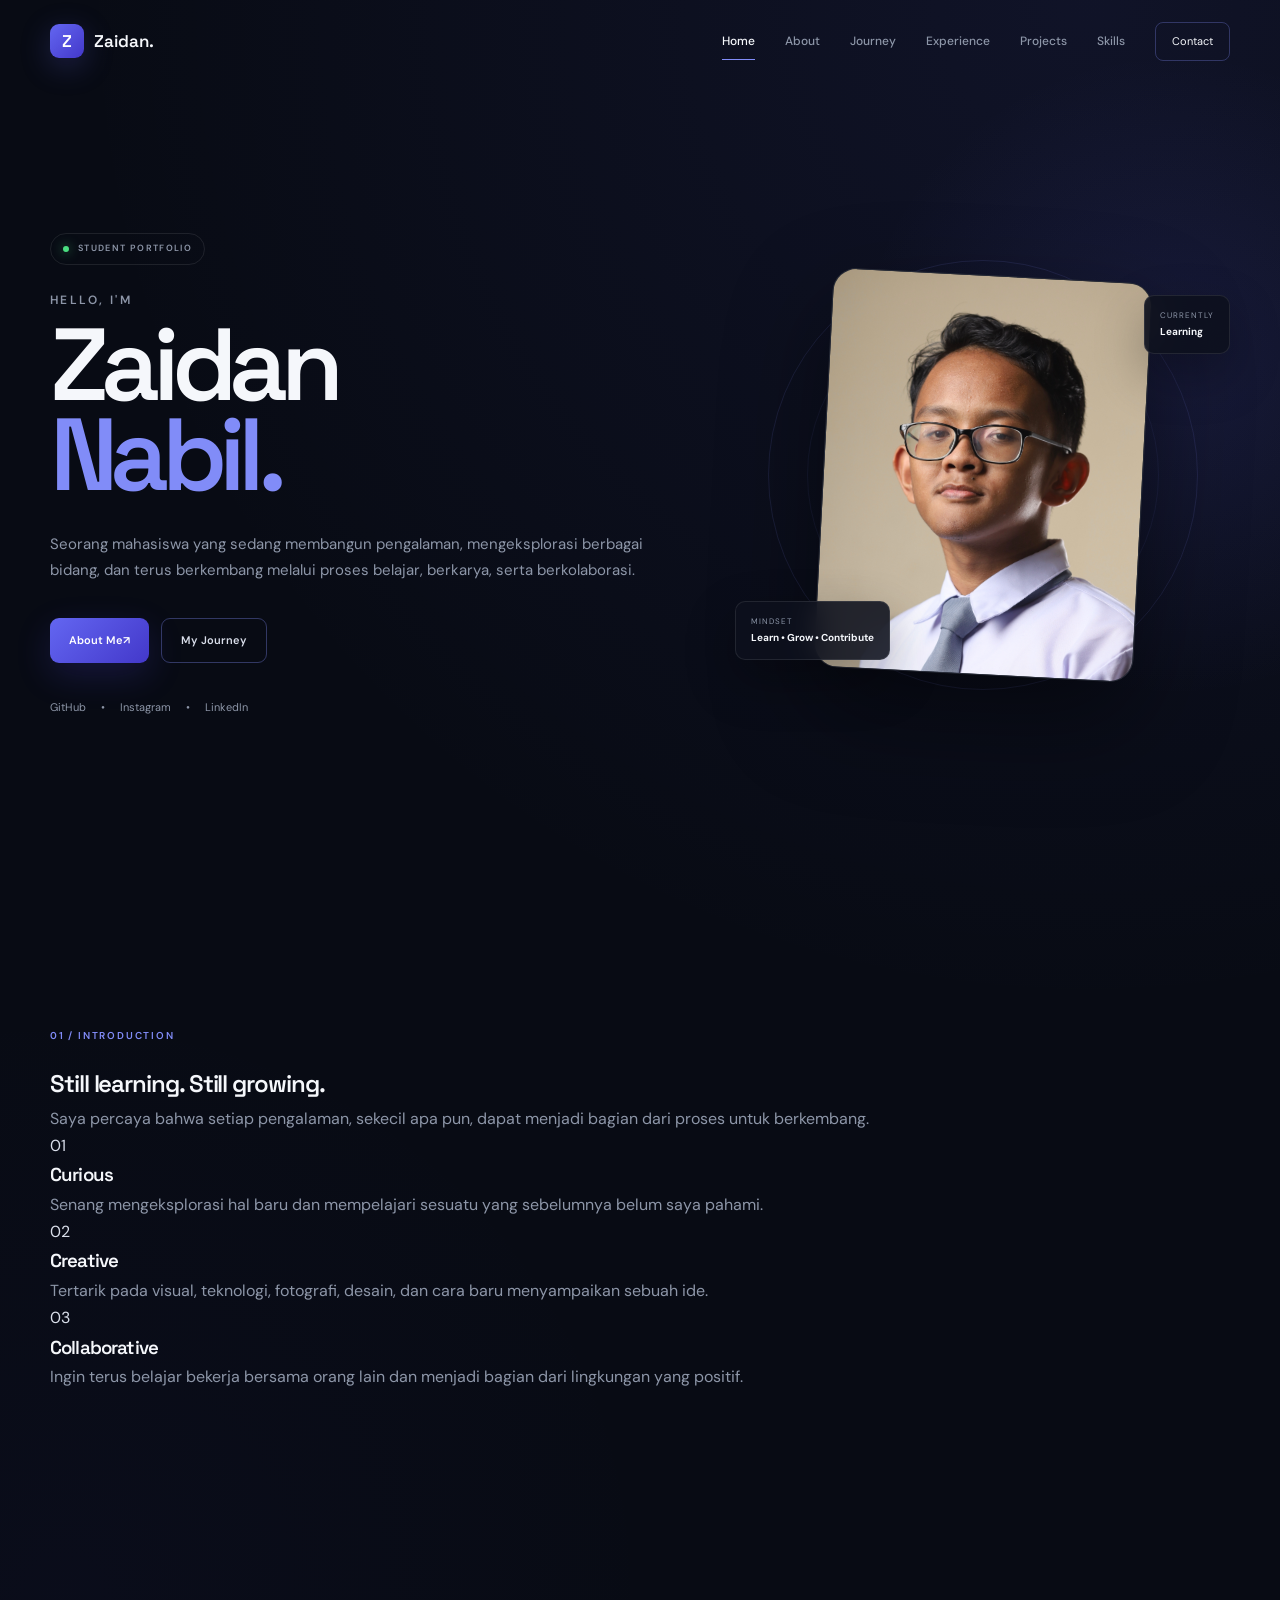
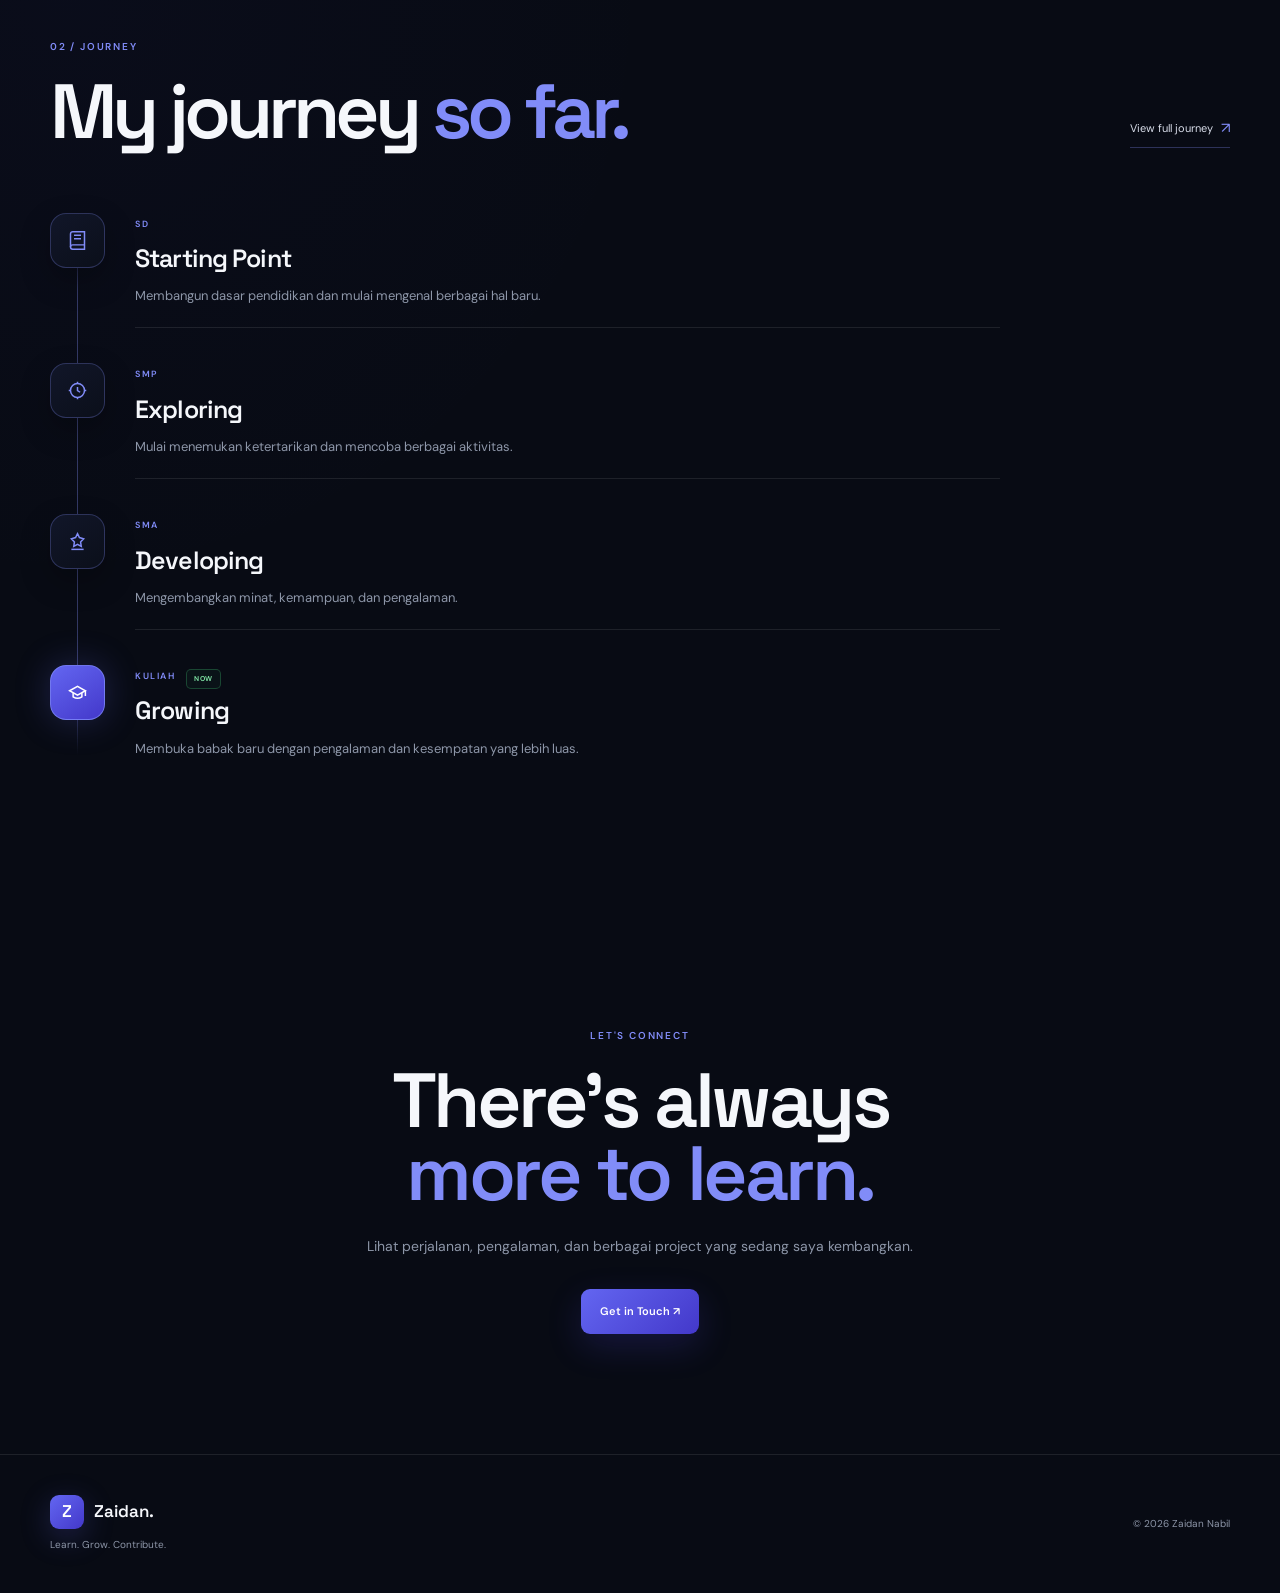
<file: index.html>
<!DOCTYPE html>
<html lang="id">

<head>

    <meta charset="UTF-8">

    <meta
        name="viewport"
        content="width=device-width, initial-scale=1.0"
    >

    <meta
        name="description"
        content="Personal portfolio of Zaidan Nabil."
    >

    <title>Zaidan Nabil — Portfolio</title>
    
    <link rel="stylesheet" href="assets/css/style.css">

    <link
        rel="preconnect"
        href="https://fonts.googleapis.com"
    >

    <link
        rel="preconnect"
        href="https://fonts.gstatic.com"
        crossorigin
    >

    <link
        href="https://fonts.googleapis.com/css2?family=DM+Sans:wght@400;500;600;700&family=Space+Grotesk:wght@400;500;600;700&display=swap"
        rel="stylesheet"
    >

    <link
        rel="stylesheet"
        href="assets/css/style.css"
    >

</head>


<body>


<!-- NAVBAR -->

<header class="navbar">

    <div class="container nav-wrapper">

        <a href="index.html" class="brand">

            <span class="brand-mark">
                Z
            </span>

            <span>
                Zaidan.
            </span>

        </a>


        <nav class="nav-menu">

            <a
                href="index.html"
                class="active"
            >
                Home
            </a>

            <a href="about.html">
                About
            </a>

            <a href="journey.html">
                Journey
            </a>

            <a href="experience.html">
                Experience
            </a>

            <a href="projects.html">
                Projects
            </a>

            <a href="skills.html">
                Skills
            </a>

        </nav>


        <a
            href="contact.html"
            class="nav-cta"
        >
            Contact
        </a>


        <button
            class="mobile-menu"
            id="mobileMenu"
            aria-label="Menu"
        >

            <span></span>
            <span></span>
            <span></span>

        </button>

    </div>

</header>



<!-- HERO -->

<main>

<section class="hero">

    <div class="hero-glow"></div>


    <div class="container hero-grid">


        <div class="hero-content reveal">

            <div class="eyebrow">

                <span class="status-dot"></span>

                STUDENT PORTFOLIO

            </div>


            <p class="hero-kicker">
                HELLO, I'M
            </p>


            <h1>

                Zaidan
                <span>Nabil.</span>

            </h1>


            <p class="hero-description">

                Seorang mahasiswa yang sedang membangun
                pengalaman, mengeksplorasi berbagai bidang,
                dan terus berkembang melalui proses belajar,
                berkarya, serta berkolaborasi.

            </p>


            <div class="hero-actions">

                <a
                    href="about.html"
                    class="btn btn-primary"
                >
                    About Me
                    <span>↗</span>
                </a>


                <a
                    href="journey.html"
                    class="btn btn-outline"
                >
                    My Journey
                </a>

            </div>


            <div class="hero-social">

                <a
                    href="https://github.com/ZidzN"
                    target="_blank"
                    rel="noopener"
                >
                    GitHub
                </a>

                <span>•</span>

                <a href="#">
                    Instagram
                </a>

                <span>•</span>

                <a href="#">
                    LinkedIn
                </a>

            </div>

        </div>



        <div class="hero-visual reveal">

            <div class="hero-circle"></div>


            <div class="profile-card">

                <img
                    src="assets/img/profile.jpg"
                    alt="Foto Zaidan Nabil"
                >

            </div>


            <div class="floating-card card-top">

                <span>
                    CURRENTLY
                </span>

                <strong>
                    Learning
                </strong>

            </div>


            <div class="floating-card card-bottom">

                <span>
                    MINDSET
                </span>

                <strong>
                    Learn • Grow • Contribute
                </strong>

            </div>

        </div>

    </div>


    <div class="hero-scroll">

    </div>

</section>



<!-- QUICK INTRO -->

<section class="home-intro section">

    <div class="container">

        <div class="split-heading reveal">

            <div>

                <span class="section-label">
                    01 / INTRODUCTION
                </span>

                <h2>
                    Still learning.
                    <span>Still growing.</span>
                </h2>

            </div>


            <p>

                Saya percaya bahwa setiap pengalaman,
                sekecil apa pun, dapat menjadi bagian
                dari proses untuk berkembang.

            </p>

        </div>



        <div class="intro-grid">

            <div class="intro-box reveal">

                <span>01</span>

                <h3>
                    Curious
                </h3>

                <p>
                    Senang mengeksplorasi hal baru
                    dan mempelajari sesuatu yang
                    sebelumnya belum saya pahami.
                </p>

            </div>


            <div class="intro-box reveal">

                <span>02</span>

                <h3>
                    Creative
                </h3>

                <p>
                    Tertarik pada visual, teknologi,
                    fotografi, desain, dan cara baru
                    menyampaikan sebuah ide.
                </p>

            </div>


            <div class="intro-box reveal">

                <span>03</span>

                <h3>
                    Collaborative
                </h3>

                <p>
                    Ingin terus belajar bekerja
                    bersama orang lain dan menjadi
                    bagian dari lingkungan yang positif.
                </p>

            </div>

        </div>

    </div>

</section>



<!-- =====================================================
     JOURNEY PREVIEW
     ===================================================== -->

<section class="section home-journey">

    <div class="container">

        <div class="home-journey-header">

            <div>
                <span class="section-label">
                    02 / JOURNEY
                </span>

                <h2>
                    My journey
                    <span>so far.</span>
                </h2>
            </div>

            <a href="journey.html" class="journey-link">
                View full journey
                <span>↗</span>
            </a>

        </div>


        <div class="home-journey-timeline">


            <!-- SD -->
            <div class="home-journey-item">

                <div class="home-journey-marker">

                    <div class="home-journey-icon">
                        <svg viewBox="0 0 24 24"
                             fill="none"
                             stroke="currentColor"
                             stroke-width="1.7">

                            <path d="M4 19.5A2.5 2.5 0 0 1 6.5 17H20"/>
                            <path d="M6.5 2H20v20H6.5A2.5 2.5 0 0 1 4 19.5v-15A2.5 2.5 0 0 1 6.5 2Z"/>
                            <path d="M8 6h8"/>
                            <path d="M8 10h8"/>

                        </svg>
                    </div>

                </div>


                <div class="home-journey-content">

                    <span class="home-journey-stage">
                        SD
                    </span>

                    <h3>
                        Starting Point
                    </h3>

                    <p>
                        Membangun dasar pendidikan dan mulai
                        mengenal berbagai hal baru.
                    </p>

                </div>

            </div>



            <!-- SMP -->
            <div class="home-journey-item">

                <div class="home-journey-marker">

                    <div class="home-journey-icon">

                        <svg viewBox="0 0 24 24"
                             fill="none"
                             stroke="currentColor"
                             stroke-width="1.7">

                            <circle cx="12" cy="12" r="8"/>

                            <path d="M12 8v4l3 2"/>

                            <path d="M12 2v2"/>
                            <path d="M12 20v2"/>
                            <path d="M2 12h2"/>
                            <path d="M20 12h2"/>

                        </svg>

                    </div>

                </div>


                <div class="home-journey-content">

                    <span class="home-journey-stage">
                        SMP
                    </span>

                    <h3>
                        Exploring
                    </h3>

                    <p>
                        Mulai menemukan ketertarikan dan mencoba
                        berbagai aktivitas.
                    </p>

                </div>

            </div>



            <!-- SMA -->
            <div class="home-journey-item">

                <div class="home-journey-marker">

                    <div class="home-journey-icon">

                        <svg viewBox="0 0 24 24"
                             fill="none"
                             stroke="currentColor"
                             stroke-width="1.7">

                            <path d="M12 3l2.2 4.5L19 9l-3.5 3.5.8 5-4.3-2.3-4.3 2.3.8-5L5 9l4.8-1.5L12 3Z"/>

                            <path d="M5 21h14"/>

                        </svg>

                    </div>

                </div>


                <div class="home-journey-content">

                    <span class="home-journey-stage">
                        SMA
                    </span>

                    <h3>
                        Developing
                    </h3>

                    <p>
                        Mengembangkan minat, kemampuan,
                        dan pengalaman.
                    </p>

                </div>

            </div>



            <!-- KULIAH -->
            <div class="home-journey-item current">

                <div class="home-journey-marker">

                    <div class="home-journey-icon">

                        <svg viewBox="0 0 24 24"
                             fill="none"
                             stroke="currentColor"
                             stroke-width="1.7">

                            <path d="M3 10l9-5 9 5-9 5-9-5Z"/>
                            <path d="M7 12.5V17c3 2 7 2 10 0v-4.5"/>
                            <path d="M21 10v6"/>

                        </svg>

                    </div>

                </div>


                <div class="home-journey-content">

                    <div class="home-journey-current">

                        <span class="home-journey-stage">
                            KULIAH
                        </span>

                        <span class="home-current-badge">
                            NOW
                        </span>

                    </div>

                    <h3>
                        Growing
                    </h3>

                    <p>
                        Membuka babak baru dengan pengalaman
                        dan kesempatan yang lebih luas.
                    </p>

                </div>

            </div>


        </div>

    </div>

</section>



<!-- CTA -->

<section class="section">

    <div class="container">

        <div class="big-cta reveal">

            <span class="section-label">
                LET'S CONNECT
            </span>

            <h2>
                There's always
                <span>more to learn.</span>
            </h2>

            <p>
                Lihat perjalanan, pengalaman,
                dan berbagai project yang sedang
                saya kembangkan.
            </p>

            <a
                href="contact.html"
                class="btn btn-primary"
            >
                Get in Touch ↗
            </a>

        </div>

    </div>

</section>

</main>



<footer>

    <div class="container footer-wrapper">

        <div>

            <a
                href="index.html"
                class="brand"
            >

                <span class="brand-mark">
                    Z
                </span>

                <span>
                    Zaidan.
                </span>

            </a>

            <p class="footer-tagline">
                Learn. Grow. Contribute.
            </p>

        </div>


        <div class="footer-copy">

            © 2026 Zaidan Nabil

        </div>

    </div>

</footer>


<script src="assets/js/main.js"></script>

</body>

</html>
</file>
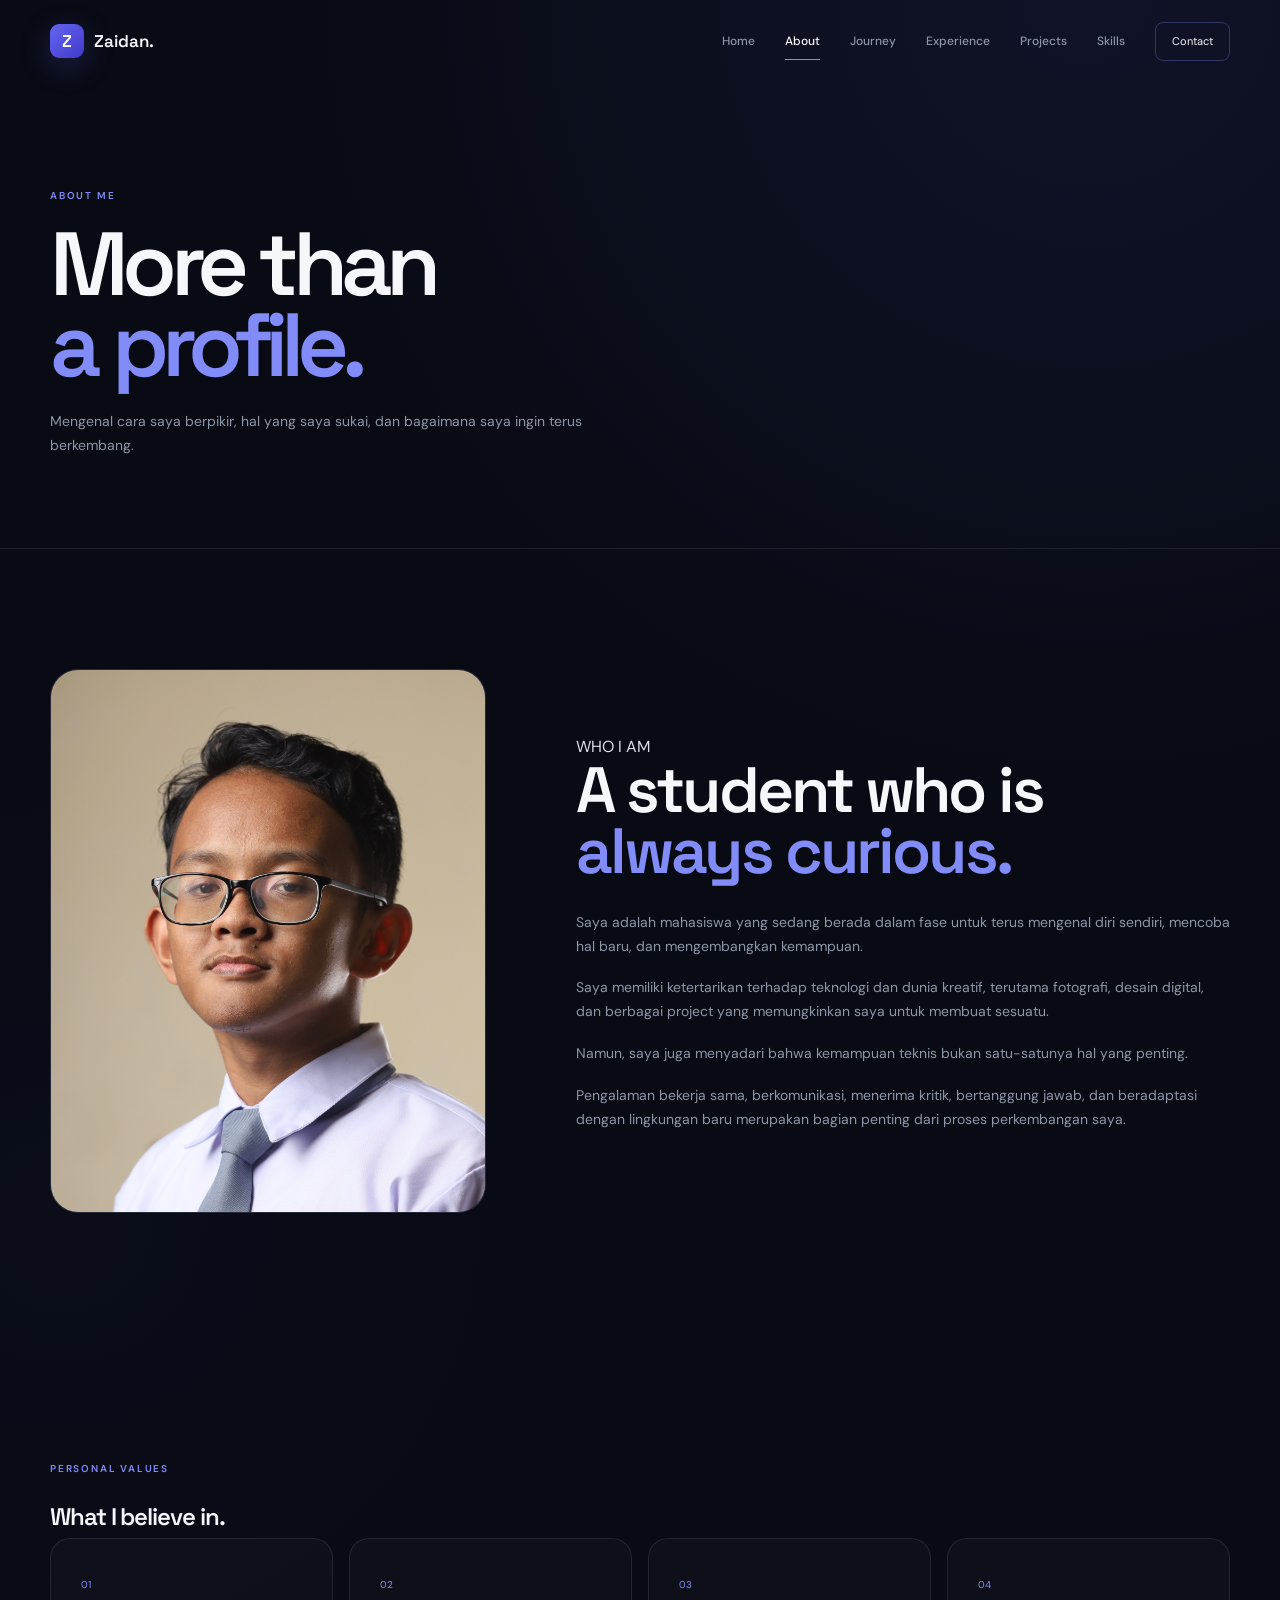
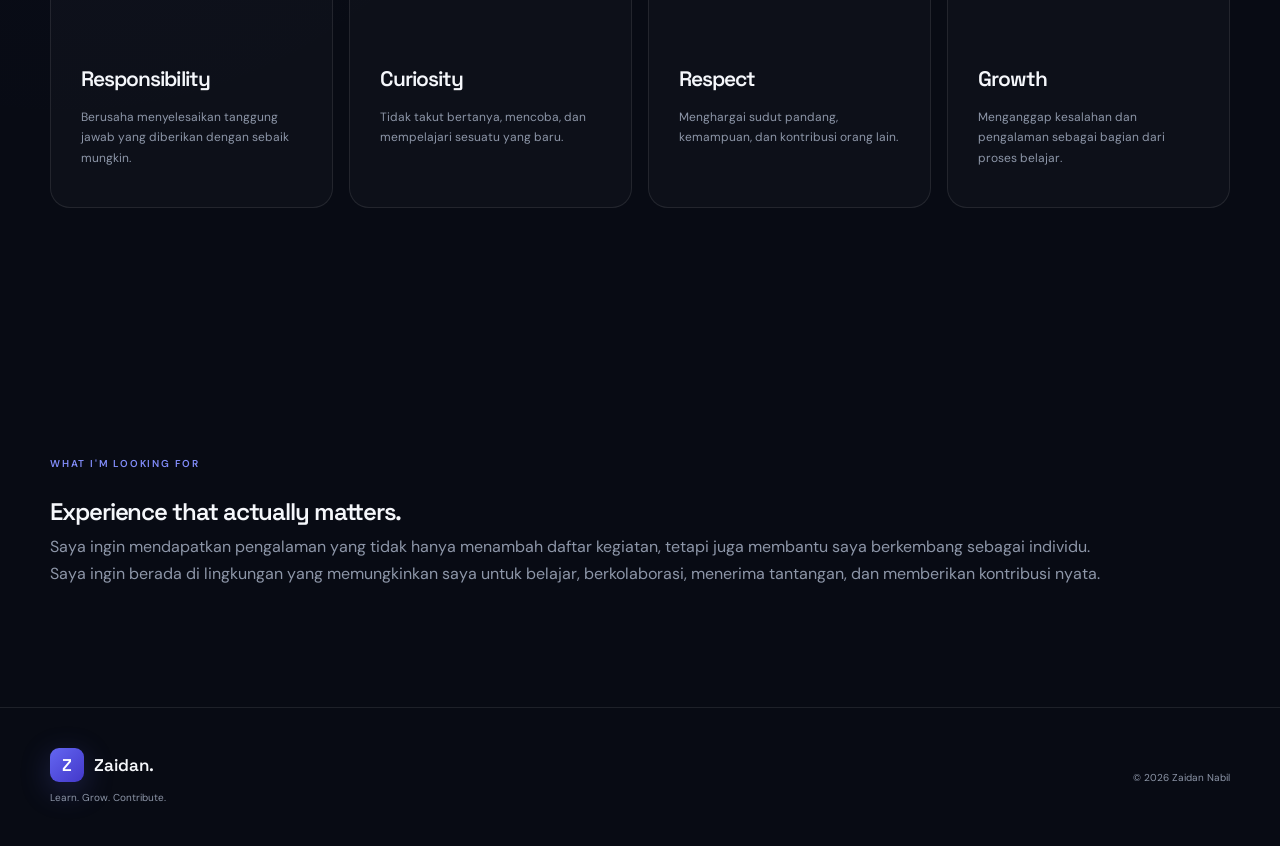
<file: about.html>
<!DOCTYPE html>
<html lang="id">

<head>

    <meta charset="UTF-8">

    <meta
        name="viewport"
        content="width=device-width, initial-scale=1.0"
    >

    <title>About — Zaidan Nabil</title>

    <link
        href="https://fonts.googleapis.com/css2?family=DM+Sans:wght@400;500;600;700&family=Space+Grotesk:wght@400;500;600;700&display=swap"
        rel="stylesheet"
    >

    <link
        rel="stylesheet"
        href="assets/css/style.css"
    >

</head>


<body>


<header class="navbar scrolled">

    <div class="container nav-wrapper">

        <a href="index.html" class="brand">

            <span class="brand-mark">
                Z
            </span>

            <span>
                Zaidan.
            </span>

        </a>


        <nav class="nav-menu">

            <a href="index.html">
                Home
            </a>

            <a
                href="about.html"
                class="active"
            >
                About
            </a>

            <a href="journey.html">
                Journey
            </a>

            <a href="experience.html">
                Experience
            </a>

            <a href="projects.html">
                Projects
            </a>

            <a href="skills.html">
                Skills
            </a>

        </nav>


        <a
            href="contact.html"
            class="nav-cta"
        >
            Contact
        </a>

    </div>

</header>



<main>


<section class="page-header">

    <div class="container">

        <span class="section-label">
            ABOUT ME
        </span>

        <h1>
            More than
            <span>a profile.</span>
        </h1>

        <p>
            Mengenal cara saya berpikir,
            hal yang saya sukai, dan bagaimana
            saya ingin terus berkembang.
        </p>

    </div>

</section>



<section class="section">

    <div class="container about-main">

        <div class="about-photo reveal">

            <img
                src="assets/img/profile.jpg"
                alt="Zaidan Nabil"
            >

        </div>


        <div class="about-copy reveal">

            <span class="small-label">
                WHO I AM
            </span>

            <h2>
                A student who is
                <span>always curious.</span>
            </h2>

            <p>

                Saya adalah mahasiswa yang sedang
                berada dalam fase untuk terus mengenal
                diri sendiri, mencoba hal baru,
                dan mengembangkan kemampuan.

            </p>

            <p>

                Saya memiliki ketertarikan terhadap
                teknologi dan dunia kreatif, terutama
                fotografi, desain digital, dan berbagai
                project yang memungkinkan saya untuk
                membuat sesuatu.

            </p>

            <p>

                Namun, saya juga menyadari bahwa
                kemampuan teknis bukan satu-satunya
                hal yang penting.

            </p>

            <p>

                Pengalaman bekerja sama, berkomunikasi,
                menerima kritik, bertanggung jawab,
                dan beradaptasi dengan lingkungan baru
                merupakan bagian penting dari proses
                perkembangan saya.

            </p>

        </div>

    </div>

</section>



<section class="section light-border-section">

    <div class="container">

        <div class="section-heading-row">

            <div>

                <span class="section-label">
                    PERSONAL VALUES
                </span>

                <h2>
                    What I
                    <span>believe in.</span>
                </h2>

            </div>

        </div>


        <div class="values-grid">

            <article class="value-card">

                <span>01</span>

                <h3>
                    Responsibility
                </h3>

                <p>
                    Berusaha menyelesaikan
                    tanggung jawab yang diberikan
                    dengan sebaik mungkin.
                </p>

            </article>


            <article class="value-card">

                <span>02</span>

                <h3>
                    Curiosity
                </h3>

                <p>
                    Tidak takut bertanya,
                    mencoba, dan mempelajari
                    sesuatu yang baru.
                </p>

            </article>


            <article class="value-card">

                <span>03</span>

                <h3>
                    Respect
                </h3>

                <p>
                    Menghargai sudut pandang,
                    kemampuan, dan kontribusi
                    orang lain.
                </p>

            </article>


            <article class="value-card">

                <span>04</span>

                <h3>
                    Growth
                </h3>

                <p>
                    Menganggap kesalahan dan
                    pengalaman sebagai bagian
                    dari proses belajar.
                </p>

            </article>

        </div>

    </div>

</section>



<section class="section">

    <div class="container">

        <div class="statement reveal">

            <span class="section-label">
                WHAT I'M LOOKING FOR
            </span>

            <h2>
                Experience that
                <span>actually matters.</span>
            </h2>

            <p>

                Saya ingin mendapatkan pengalaman
                yang tidak hanya menambah daftar
                kegiatan, tetapi juga membantu saya
                berkembang sebagai individu.

            </p>

            <p>

                Saya ingin berada di lingkungan
                yang memungkinkan saya untuk belajar,
                berkolaborasi, menerima tantangan,
                dan memberikan kontribusi nyata.

            </p>

        </div>

    </div>

</section>


</main>



<footer>

    <div class="container footer-wrapper">

        <div>

            <a href="index.html" class="brand">

                <span class="brand-mark">
                    Z
                </span>

                <span>
                    Zaidan.
                </span>

            </a>

            <p class="footer-tagline">
                Learn. Grow. Contribute.
            </p>

        </div>


        <div class="footer-copy">
            © 2026 Zaidan Nabil
        </div>

    </div>

</footer>


<script src="assets/js/main.js"></script>

</body>

</html>
</file>
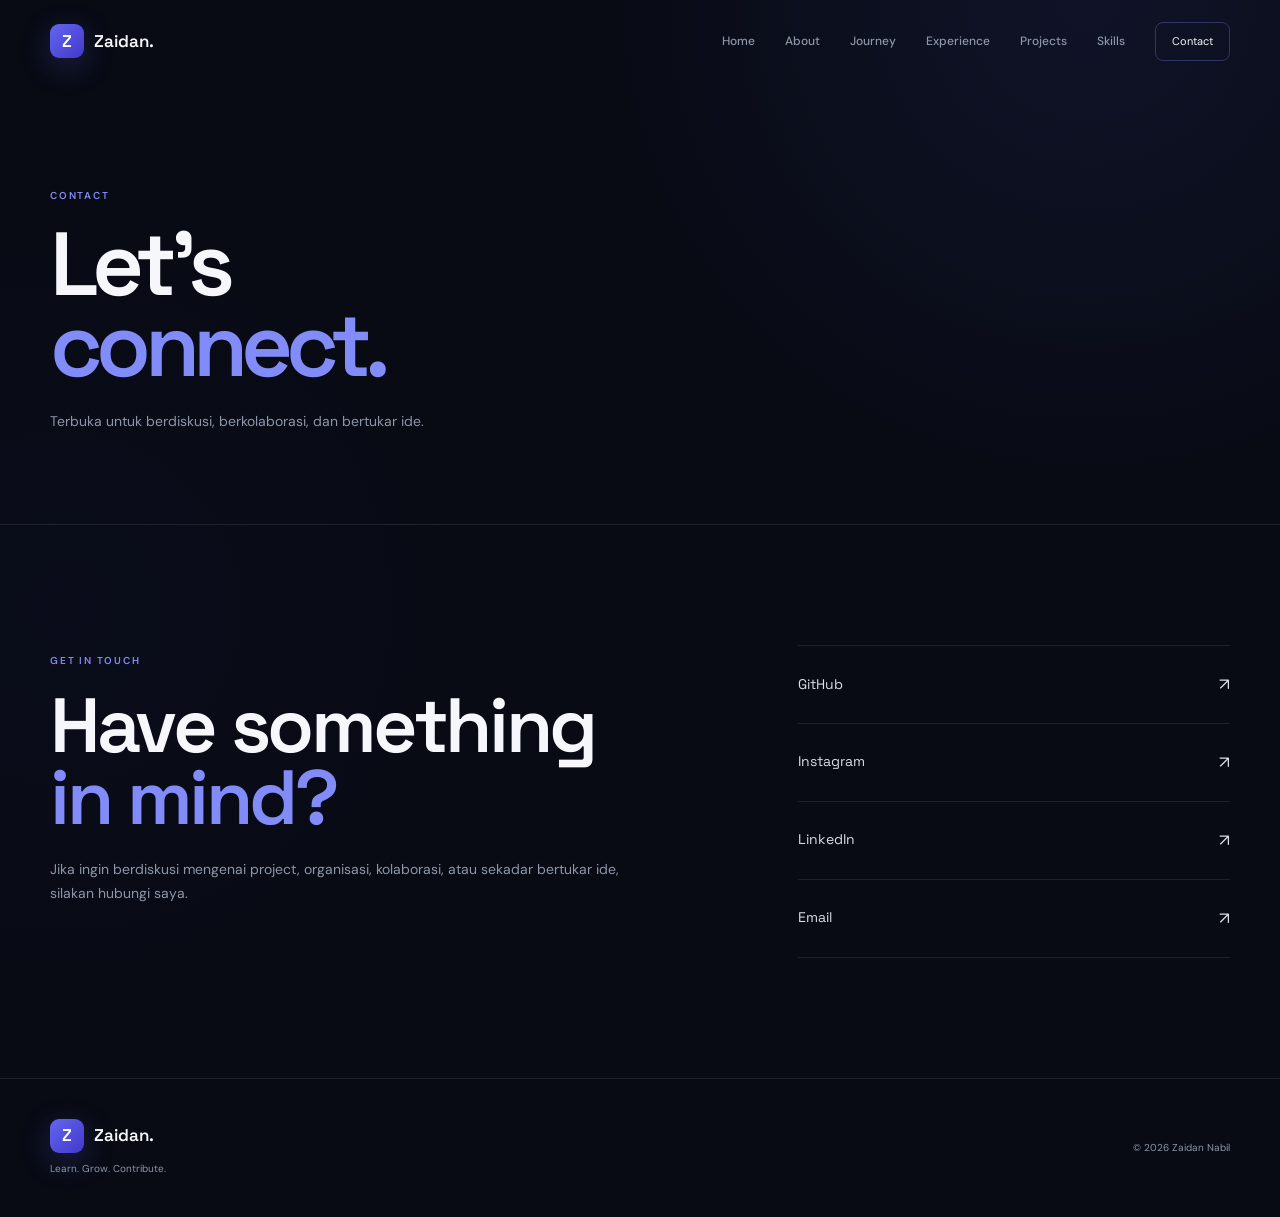
<file: contact.html>
<!DOCTYPE html>
<html lang="id">

<head>

    <meta charset="UTF-8">

    <meta
        name="viewport"
        content="width=device-width, initial-scale=1.0"
    >

    <title>Contact — Zaidan Nabil</title>

    <link
        href="https://fonts.googleapis.com/css2?family=DM+Sans:wght@400;500;600;700&family=Space+Grotesk:wght@400;500;600;700&display=swap"
        rel="stylesheet"
    >

    <link
        rel="stylesheet"
        href="assets/css/style.css"
    >

</head>


<body>


<header class="navbar scrolled">

    <div class="container nav-wrapper">

        <a href="index.html" class="brand">

            <span class="brand-mark">
                Z
            </span>

            <span>
                Zaidan.
            </span>

        </a>


        <nav class="nav-menu">

            <a href="index.html">
                Home
            </a>

            <a href="about.html">
                About
            </a>

            <a href="journey.html">
                Journey
            </a>

            <a href="experience.html">
                Experience
            </a>

            <a href="projects.html">
                Projects
            </a>

            <a href="skills.html">
                Skills
            </a>

        </nav>


        <a
            href="contact.html"
            class="nav-cta"
        >
            Contact
        </a>

    </div>

</header>



<main>


<section class="page-header">

    <div class="container">

        <span class="section-label">
            CONTACT
        </span>

        <h1>
            Let's
            <span>connect.</span>
        </h1>

        <p>
            Terbuka untuk berdiskusi,
            berkolaborasi, dan bertukar ide.
        </p>

    </div>

</section>



<section class="section">

    <div class="container contact-layout">


        <div class="contact-copy">

            <span class="section-label">
                GET IN TOUCH
            </span>

            <h2>
                Have something
                <span>in mind?</span>
            </h2>

            <p>

                Jika ingin berdiskusi mengenai
                project, organisasi, kolaborasi,
                atau sekadar bertukar ide,
                silakan hubungi saya.

            </p>

        </div>


        <div class="contact-list">


            <a
                href="https://github.com/ZidzN"
                target="_blank"
                rel="noopener"
            >

                <span>
                    GitHub
                </span>

                <strong>
                    ↗
                </strong>

            </a>


            <a 
                href="https://www.instagram.com/zaidan_n_8/"
                target="_blank"
                rel="noopener"
            >

                <span>
                    Instagram
                </span>

                <strong>
                    ↗
                </strong>

            </a>


            <a href="https://www.linkedin.com/in/zaidan-nabil-781225417"
                target="_blank"
                rel="noopener"
            >

                <span>
                    LinkedIn
                </span>

                <strong>
                    ↗
                </strong>

            </a>


            <a href="mailto:nabilzaidan.608@gmail.com"
                target="_blank"
                rel="noopener"
            >

                <span>
                    Email
                </span>

                <strong>
                    ↗
                </strong>

            </a>


        </div>

    </div>

</section>


</main>



<footer>

    <div class="container footer-wrapper">

        <div>

            <a href="index.html" class="brand">

                <span class="brand-mark">
                    Z
                </span>

                <span>
                    Zaidan.
                </span>

            </a>

            <p class="footer-tagline">
                Learn. Grow. Contribute.
            </p>

        </div>


        <div class="footer-copy">
            © 2026 Zaidan Nabil
        </div>

    </div>

</footer>


<script src="assets/js/main.js"></script>

</body>

</html>
</file>
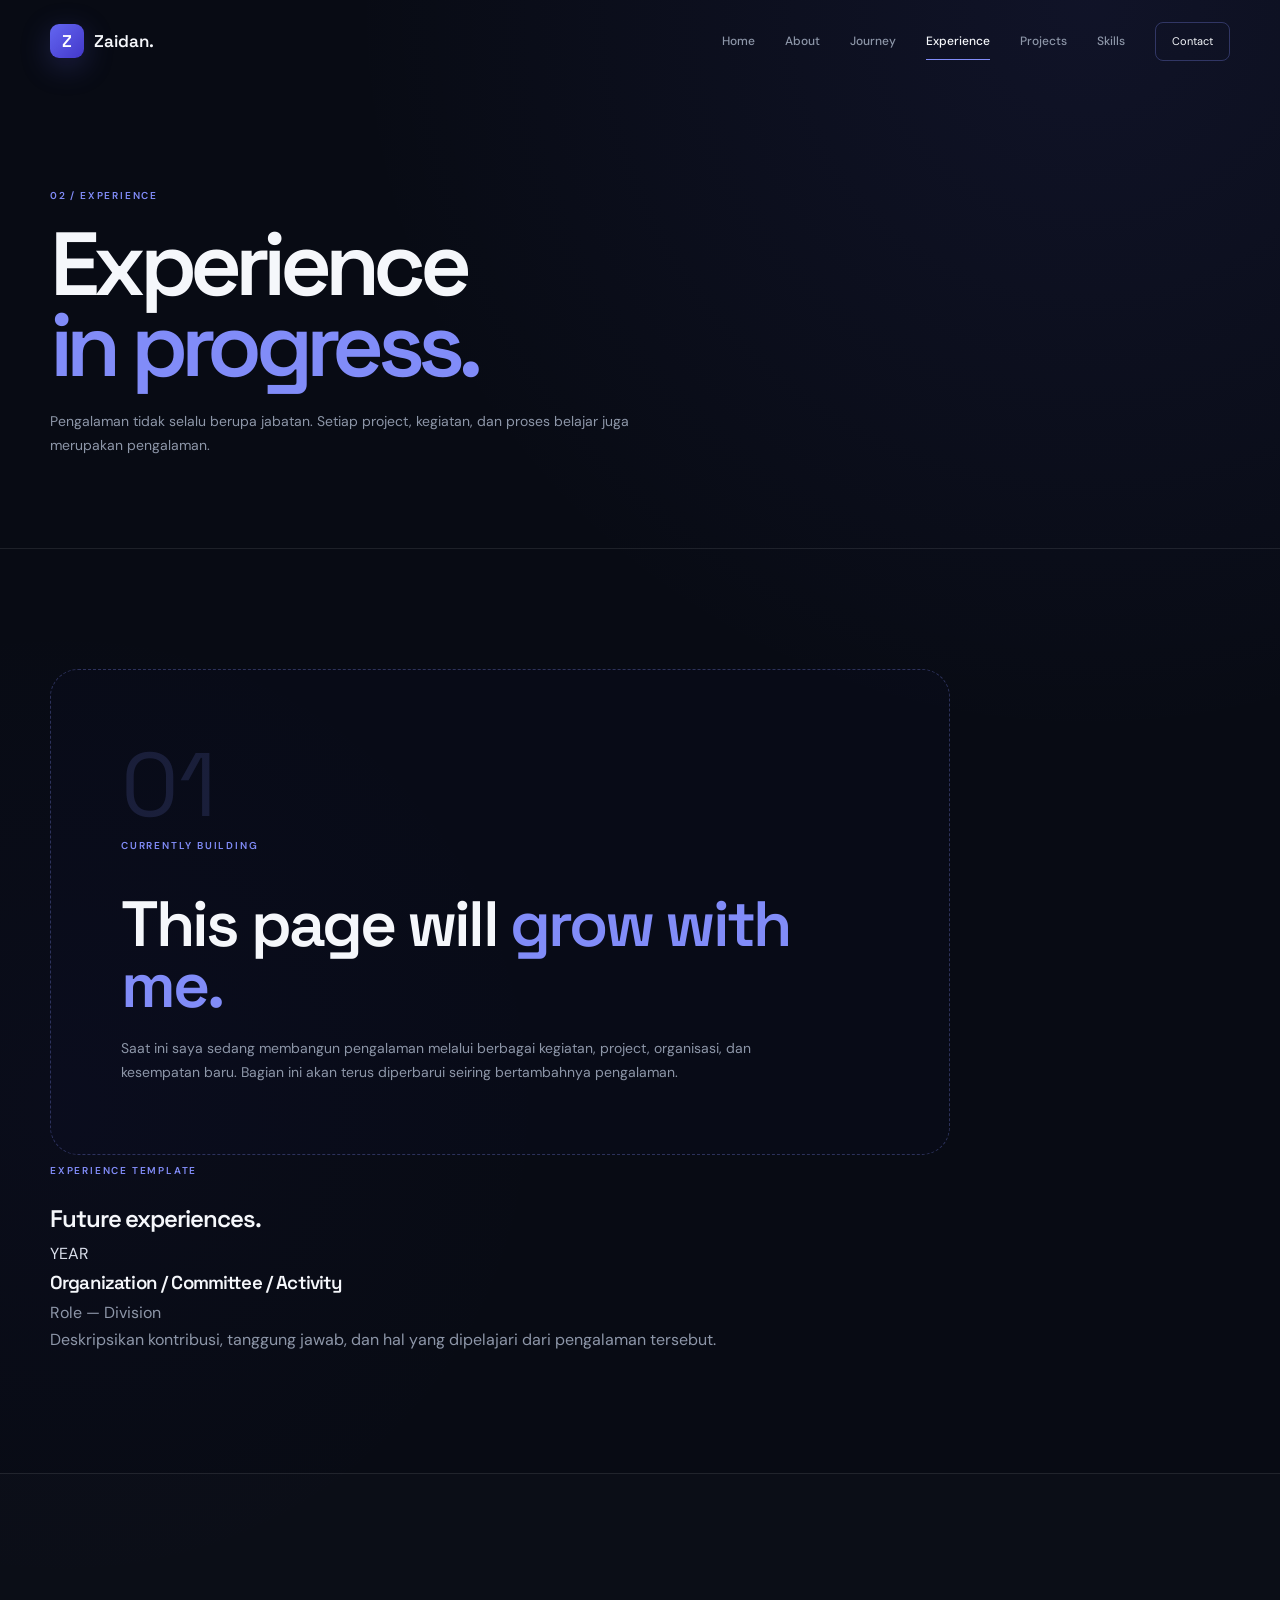
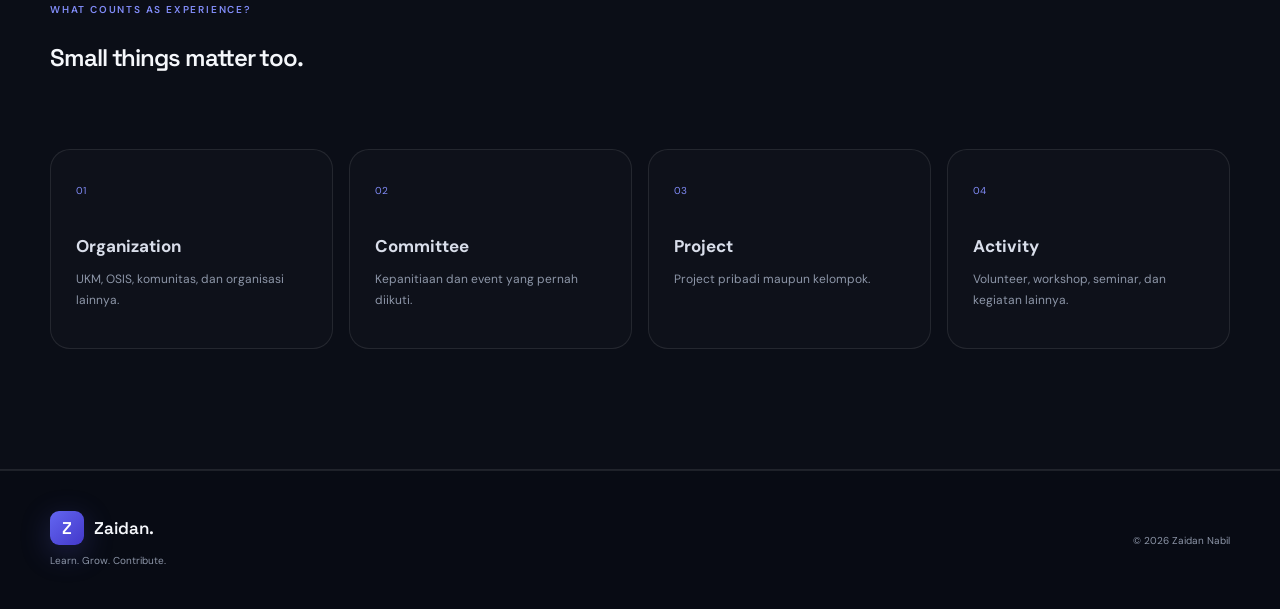
<file: experience.html>
<!DOCTYPE html>
<html lang="id">

<head>

    <meta charset="UTF-8">

    <meta
        name="viewport"
        content="width=device-width, initial-scale=1.0"
    >

    <title>Experience — Zaidan Nabil</title>

    <link
        href="https://fonts.googleapis.com/css2?family=DM+Sans:wght@400;500;600;700&family=Space+Grotesk:wght@400;500;600;700&display=swap"
        rel="stylesheet"
    >

    <link
        rel="stylesheet"
        href="assets/css/style.css"
    >

</head>


<body>


<header class="navbar scrolled">

    <div class="container nav-wrapper">

        <a href="index.html" class="brand">

            <span class="brand-mark">
                Z
            </span>

            <span>
                Zaidan.
            </span>

        </a>


        <nav class="nav-menu">

            <a href="index.html">
                Home
            </a>

            <a href="about.html">
                About
            </a>

            <a href="journey.html">
                Journey
            </a>

            <a
                href="experience.html"
                class="active"
            >
                Experience
            </a>

            <a href="projects.html">
                Projects
            </a>

            <a href="skills.html">
                Skills
            </a>

        </nav>


        <a
            href="contact.html"
            class="nav-cta"
        >
            Contact
        </a>

    </div>

</header>



<main>


<section class="page-header">

    <div class="container">

        <span class="section-label">
            02 / EXPERIENCE
        </span>

        <h1>
            Experience
            <span>in progress.</span>
        </h1>

        <p>
            Pengalaman tidak selalu berupa jabatan.
            Setiap project, kegiatan, dan proses
            belajar juga merupakan pengalaman.
        </p>

    </div>

</section>



<section class="section">

    <div class="container">


        <div class="empty-state reveal">

            <div class="empty-number">
                01
            </div>

            <span class="section-label">
                CURRENTLY BUILDING
            </span>

            <h2>
                This page will
                <span>grow with me.</span>
            </h2>

            <p>

                Saat ini saya sedang membangun pengalaman
                melalui berbagai kegiatan, project,
                organisasi, dan kesempatan baru.

                Bagian ini akan terus diperbarui seiring
                bertambahnya pengalaman.

            </p>

        </div>



        <!-- TEMPLATE PENGALAMAN -->

        <div class="experience-template">

            <div>

                <span class="section-label">
                    EXPERIENCE TEMPLATE
                </span>

                <h2>
                    Future
                    <span>experiences.</span>
                </h2>

            </div>


            <div class="template-card">

                <span>
                    YEAR
                </span>

                <h3>
                    Organization / Committee / Activity
                </h3>

                <p>
                    Role — Division
                </p>

                <div class="template-divider"></div>

                <p>
                    Deskripsikan kontribusi,
                    tanggung jawab, dan hal yang
                    dipelajari dari pengalaman tersebut.
                </p>

            </div>

        </div>

    </div>

</section>



<section class="section dark-section">

    <div class="container">

        <div class="section-heading-row">

            <div>

                <span class="section-label">
                    WHAT COUNTS AS EXPERIENCE?
                </span>

                <h2>
                    Small things
                    <span>matter too.</span>
                </h2>

            </div>

        </div>


        <div class="experience-types">

            <div>
                <span>01</span>
                <strong>Organization</strong>
                <p>UKM, OSIS, komunitas, dan organisasi lainnya.</p>
            </div>

            <div>
                <span>02</span>
                <strong>Committee</strong>
                <p>Kepanitiaan dan event yang pernah diikuti.</p>
            </div>

            <div>
                <span>03</span>
                <strong>Project</strong>
                <p>Project pribadi maupun kelompok.</p>
            </div>

            <div>
                <span>04</span>
                <strong>Activity</strong>
                <p>Volunteer, workshop, seminar, dan kegiatan lainnya.</p>
            </div>

        </div>

    </div>

</section>


</main>



<footer>

    <div class="container footer-wrapper">

        <div>

            <a href="index.html" class="brand">

                <span class="brand-mark">
                    Z
                </span>

                <span>
                    Zaidan.
                </span>

            </a>

            <p class="footer-tagline">
                Learn. Grow. Contribute.
            </p>

        </div>


        <div class="footer-copy">
            © 2026 Zaidan Nabil
        </div>

    </div>

</footer>


<script src="assets/js/main.js"></script>

</body>

</html>
</file>
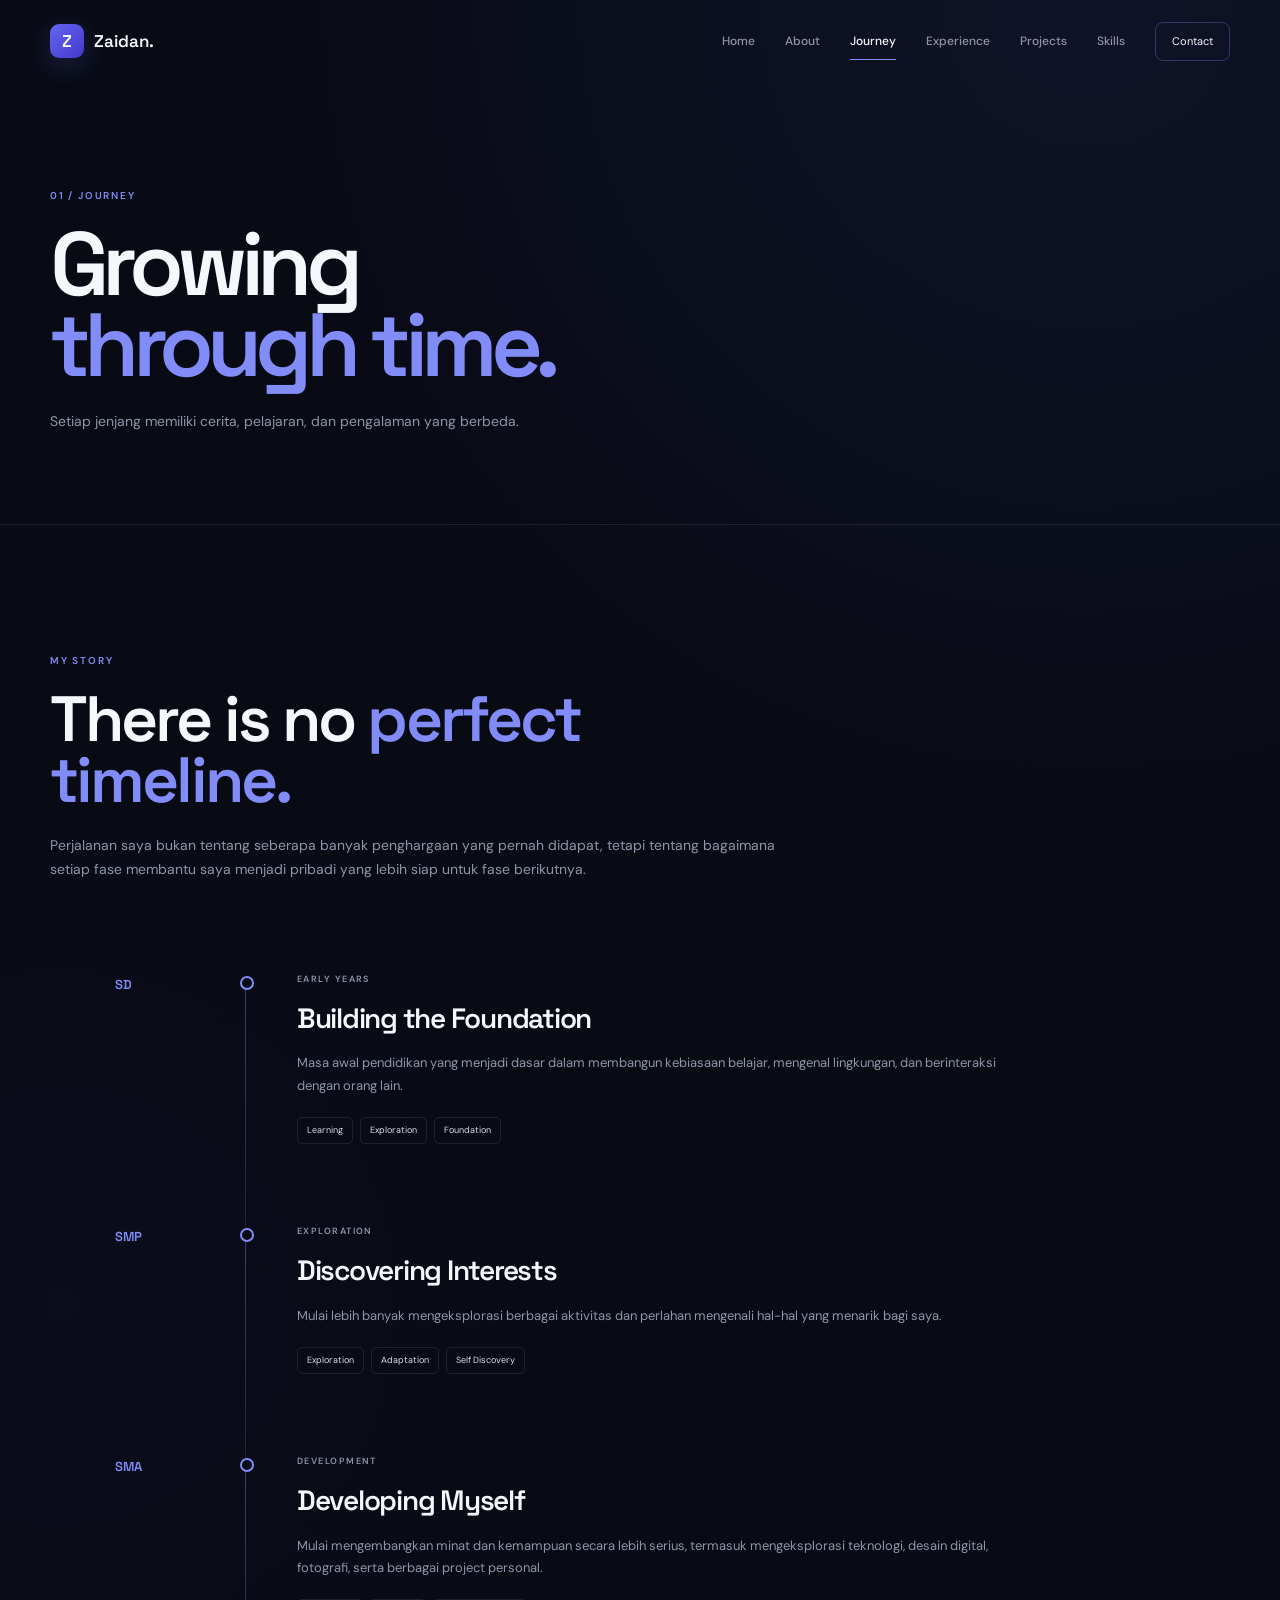
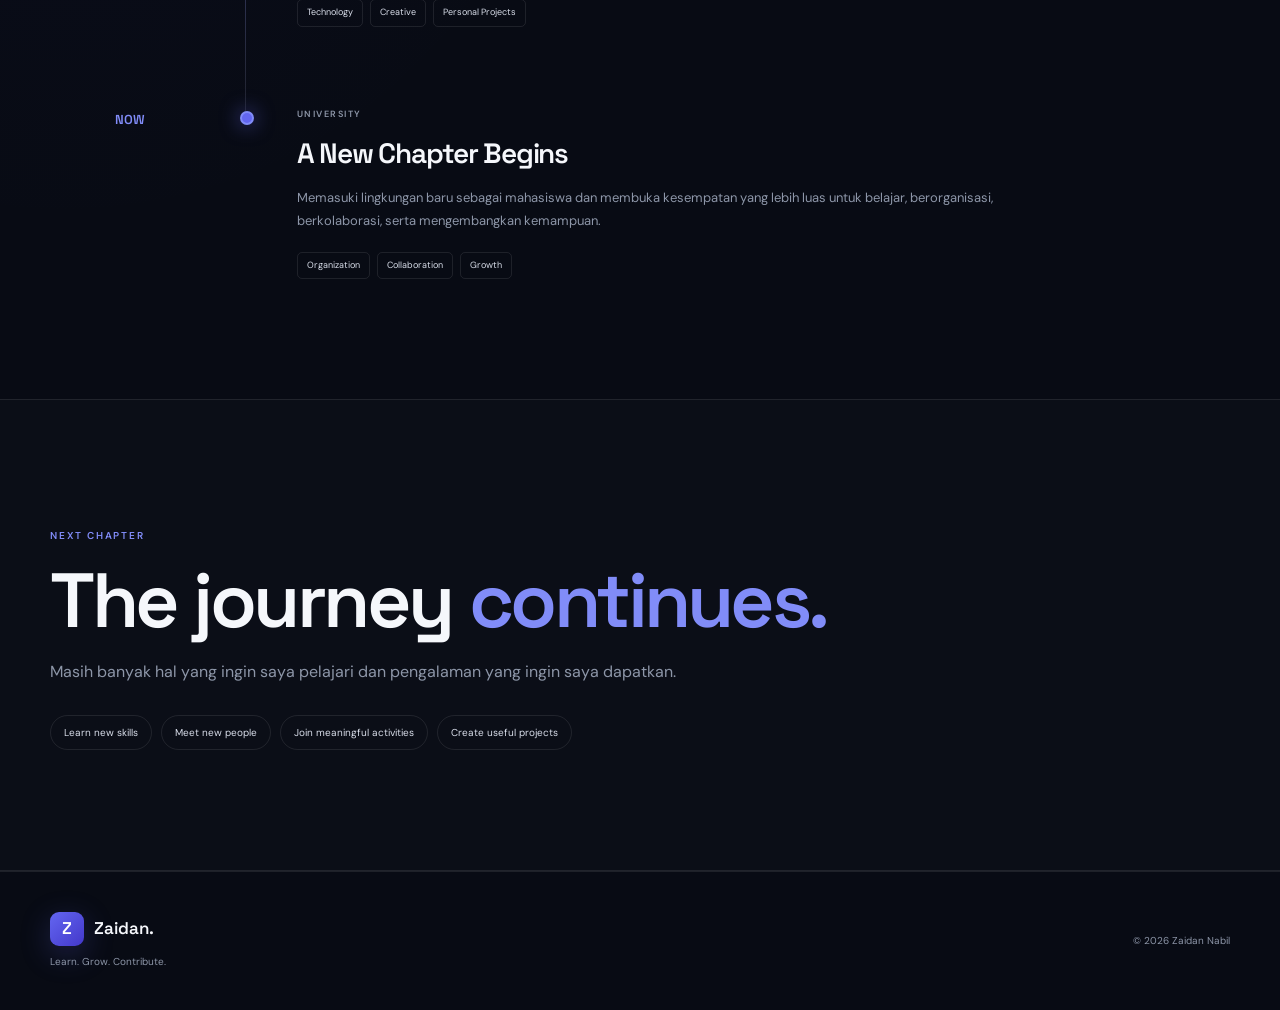
<file: journey.html>
<!DOCTYPE html>
<html lang="id">

<head>

    <meta charset="UTF-8">

    <meta
        name="viewport"
        content="width=device-width, initial-scale=1.0"
    >

    <title>Journey — Zaidan Nabil</title>

    <link
        href="https://fonts.googleapis.com/css2?family=DM+Sans:wght@400;500;600;700&family=Space+Grotesk:wght@400;500;600;700&display=swap"
        rel="stylesheet"
    >

    <link
        rel="stylesheet"
        href="assets/css/style.css"
    >

</head>


<body>


<header class="navbar scrolled">

    <div class="container nav-wrapper">

        <a href="index.html" class="brand">

            <span class="brand-mark">
                Z
            </span>

            <span>
                Zaidan.
            </span>

        </a>


        <nav class="nav-menu">

            <a href="index.html">
                Home
            </a>

            <a href="about.html">
                About
            </a>

            <a
                href="journey.html"
                class="active"
            >
                Journey
            </a>

            <a href="experience.html">
                Experience
            </a>

            <a href="projects.html">
                Projects
            </a>

            <a href="skills.html">
                Skills
            </a>

        </nav>


        <a
            href="contact.html"
            class="nav-cta"
        >
            Contact
        </a>

    </div>

</header>



<main>


<section class="page-header">

    <div class="container">

        <span class="section-label">
            01 / JOURNEY
        </span>

        <h1>
            Growing
            <span>through time.</span>
        </h1>

        <p>
            Setiap jenjang memiliki cerita,
            pelajaran, dan pengalaman yang
            berbeda.
        </p>

    </div>

</section>



<section class="section">

    <div class="container">

        <div class="journey-intro reveal">

            <span class="section-label">
                MY STORY
            </span>

            <h2>
                There is no
                <span>perfect timeline.</span>
            </h2>

            <p>

                Perjalanan saya bukan tentang seberapa
                banyak penghargaan yang pernah didapat,
                tetapi tentang bagaimana setiap fase
                membantu saya menjadi pribadi yang
                lebih siap untuk fase berikutnya.

            </p>

        </div>



        <div class="journey-timeline">


            <!-- SD -->

            <article class="journey-item reveal">

                <div class="journey-year">
                    SD
                </div>


                <div class="journey-line">

                    <span></span>

                </div>


                <div class="journey-content">

                    <span class="journey-period">
                        EARLY YEARS
                    </span>

                    <h3>
                        Building the Foundation
                    </h3>

                    <p>

                        Masa awal pendidikan yang menjadi
                        dasar dalam membangun kebiasaan
                        belajar, mengenal lingkungan,
                        dan berinteraksi dengan orang lain.

                    </p>


                    <div class="journey-tags">

                        <span>
                            Learning
                        </span>

                        <span>
                            Exploration
                        </span>

                        <span>
                            Foundation
                        </span>

                    </div>

                </div>

            </article>



            <!-- SMP -->

            <article class="journey-item reveal">

                <div class="journey-year">
                    SMP
                </div>


                <div class="journey-line">

                    <span></span>

                </div>


                <div class="journey-content">

                    <span class="journey-period">
                        EXPLORATION
                    </span>

                    <h3>
                        Discovering Interests
                    </h3>

                    <p>

                        Mulai lebih banyak mengeksplorasi
                        berbagai aktivitas dan perlahan
                        mengenali hal-hal yang menarik
                        bagi saya.

                    </p>


                    <div class="journey-tags">

                        <span>
                            Exploration
                        </span>

                        <span>
                            Adaptation
                        </span>

                        <span>
                            Self Discovery
                        </span>

                    </div>

                </div>

            </article>



            <!-- SMA -->

            <article class="journey-item reveal">

                <div class="journey-year">
                    SMA
                </div>


                <div class="journey-line">

                    <span></span>

                </div>


                <div class="journey-content">

                    <span class="journey-period">
                        DEVELOPMENT
                    </span>

                    <h3>
                        Developing Myself
                    </h3>

                    <p>

                        Mulai mengembangkan minat dan
                        kemampuan secara lebih serius,
                        termasuk mengeksplorasi teknologi,
                        desain digital, fotografi, serta
                        berbagai project personal.

                    </p>


                    <div class="journey-tags">

                        <span>
                            Technology
                        </span>

                        <span>
                            Creative
                        </span>

                        <span>
                            Personal Projects
                        </span>

                    </div>

                </div>

            </article>



            <!-- KULIAH -->

            <article class="journey-item current reveal">

                <div class="journey-year">
                    NOW
                </div>


                <div class="journey-line">

                    <span></span>

                </div>


                <div class="journey-content">

                    <span class="journey-period">
                        UNIVERSITY
                    </span>

                    <h3>
                        A New Chapter Begins
                    </h3>

                    <p>

                        Memasuki lingkungan baru sebagai
                        mahasiswa dan membuka kesempatan
                        yang lebih luas untuk belajar,
                        berorganisasi, berkolaborasi,
                        serta mengembangkan kemampuan.

                    </p>


                    <div class="journey-tags">

                        <span>
                            Organization
                        </span>

                        <span>
                            Collaboration
                        </span>

                        <span>
                            Growth
                        </span>

                    </div>

                </div>

            </article>


        </div>

    </div>

</section>



<section class="section dark-section">

    <div class="container">

        <div class="future-block reveal">

            <span class="section-label">
                NEXT CHAPTER
            </span>

            <h2>
                The journey
                <span>continues.</span>
            </h2>

            <p>

                Masih banyak hal yang ingin saya
                pelajari dan pengalaman yang ingin
                saya dapatkan.

            </p>

            <div class="future-points">

                <span>
                    Learn new skills
                </span>

                <span>
                    Meet new people
                </span>

                <span>
                    Join meaningful activities
                </span>

                <span>
                    Create useful projects
                </span>

            </div>

        </div>

    </div>

</section>


</main>



<footer>

    <div class="container footer-wrapper">

        <div>

            <a href="index.html" class="brand">

                <span class="brand-mark">
                    Z
                </span>

                <span>
                    Zaidan.
                </span>

            </a>

            <p class="footer-tagline">
                Learn. Grow. Contribute.
            </p>

        </div>


        <div class="footer-copy">
            © 2026 Zaidan Nabil
        </div>

    </div>

</footer>


<script src="assets/js/main.js"></script>

</body>

</html>
</file>
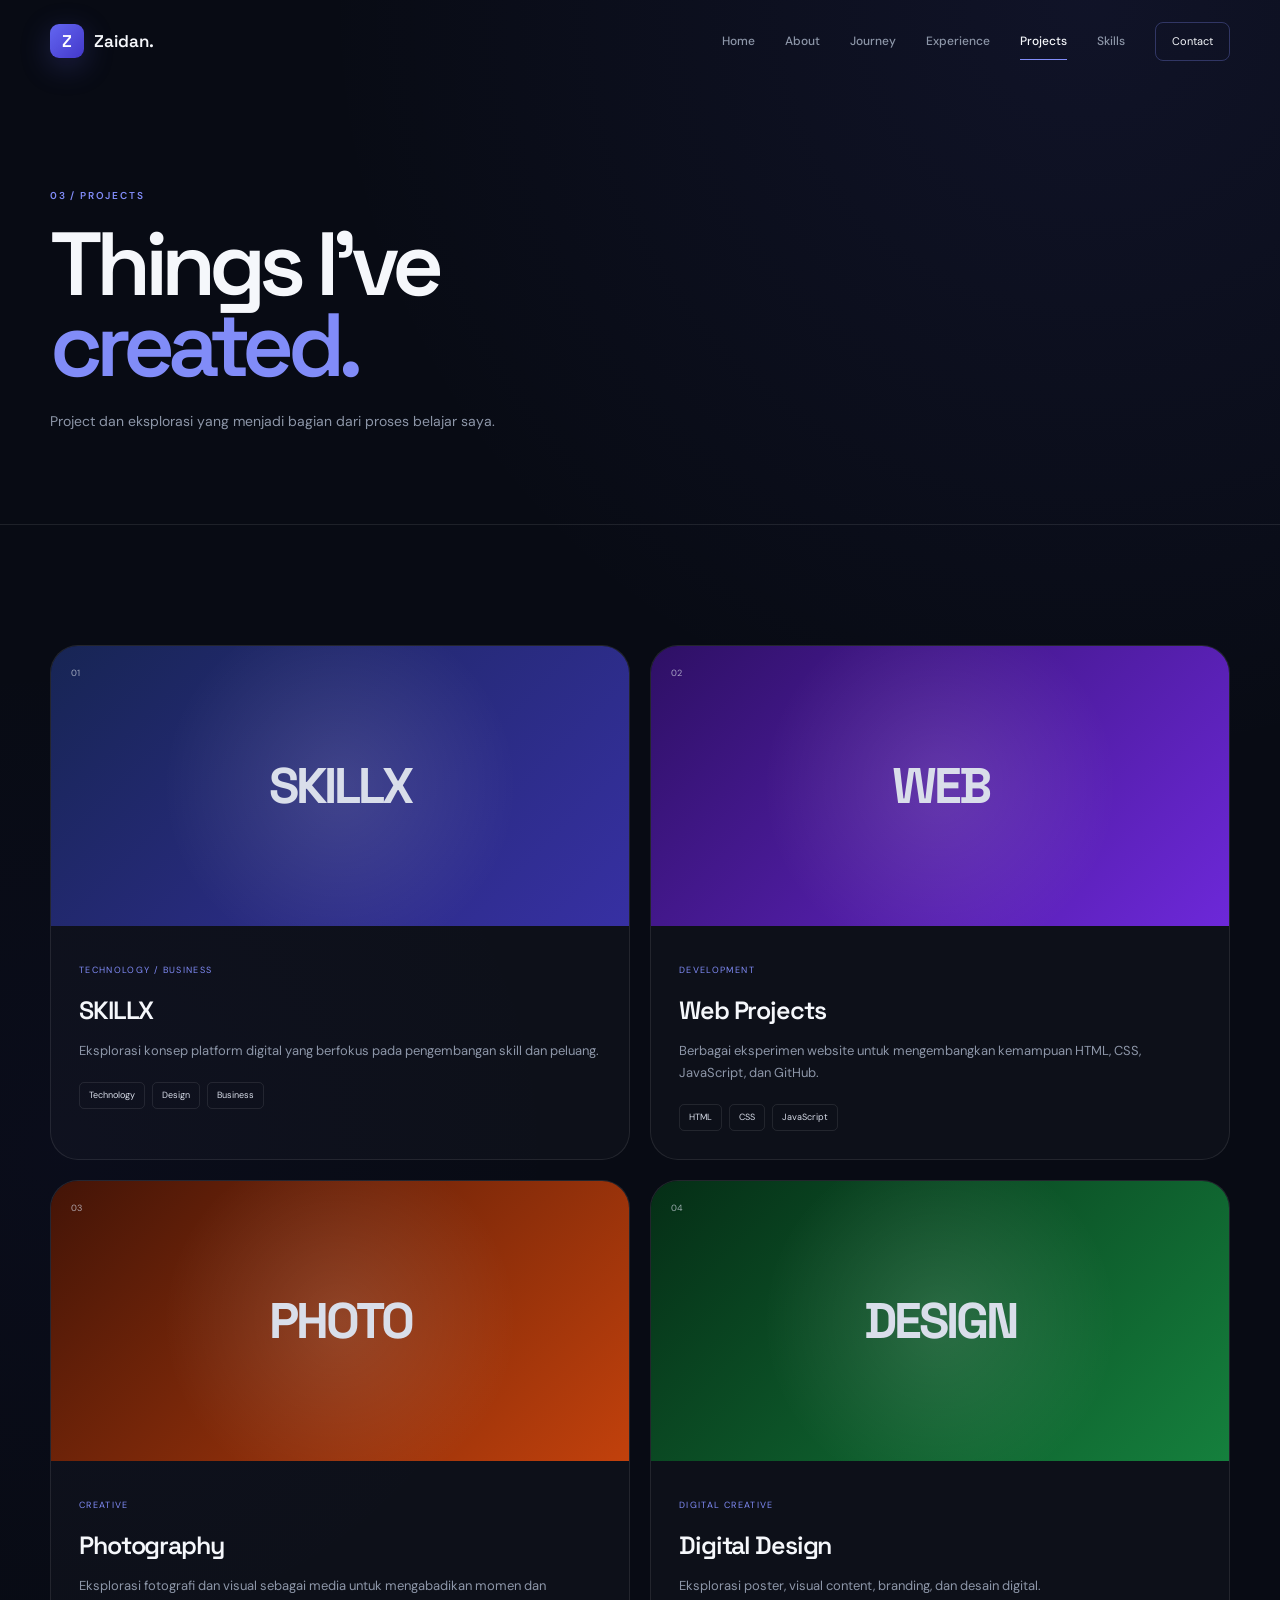
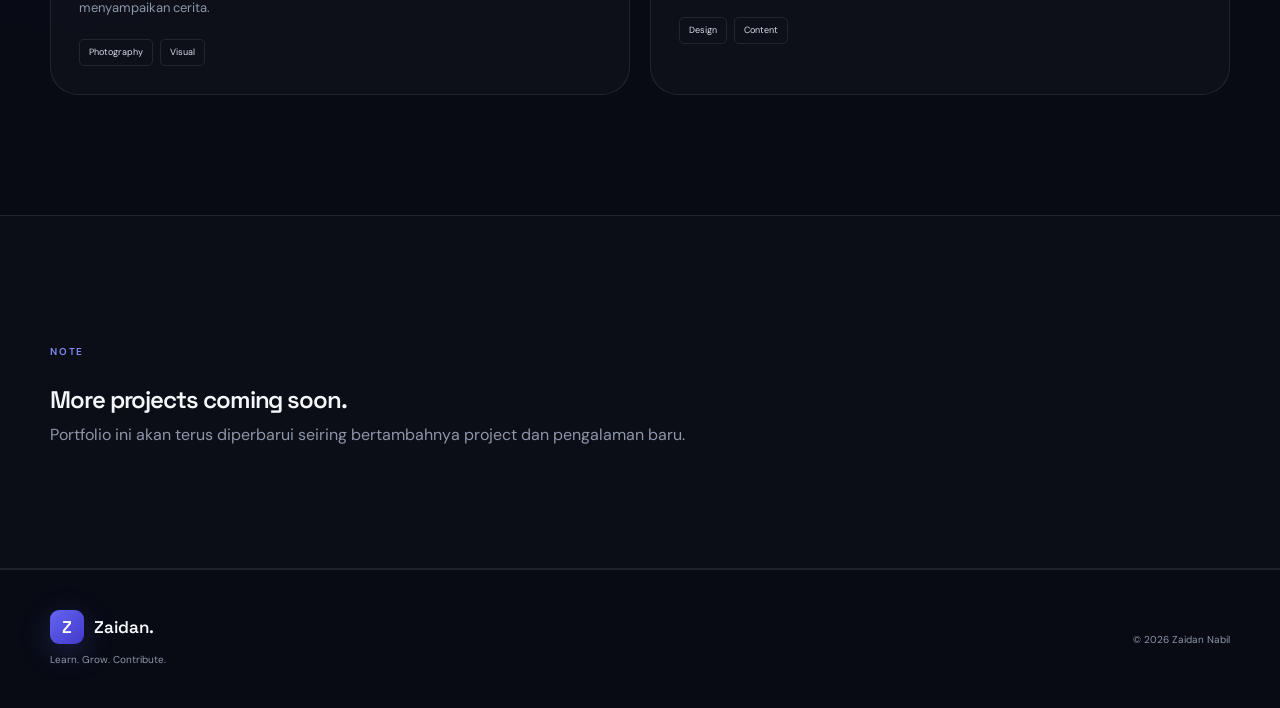
<file: projects.html>
<!DOCTYPE html>
<html lang="id">

<head>

    <meta charset="UTF-8">

    <meta
        name="viewport"
        content="width=device-width, initial-scale=1.0"
    >

    <title>Projects — Zaidan Nabil</title>

    <link
        href="https://fonts.googleapis.com/css2?family=DM+Sans:wght@400;500;600;700&family=Space+Grotesk:wght@400;500;600;700&display=swap"
        rel="stylesheet"
    >

    <link
        rel="stylesheet"
        href="assets/css/style.css"
    >

</head>


<body>


<header class="navbar scrolled">

    <div class="container nav-wrapper">

        <a href="index.html" class="brand">

            <span class="brand-mark">
                Z
            </span>

            <span>
                Zaidan.
            </span>

        </a>


        <nav class="nav-menu">

            <a href="index.html">
                Home
            </a>

            <a href="about.html">
                About
            </a>

            <a href="journey.html">
                Journey
            </a>

            <a href="experience.html">
                Experience
            </a>

            <a
                href="projects.html"
                class="active"
            >
                Projects
            </a>

            <a href="skills.html">
                Skills
            </a>

        </nav>


        <a
            href="contact.html"
            class="nav-cta"
        >
            Contact
        </a>

    </div>

</header>



<main>


<section class="page-header">

    <div class="container">

        <span class="section-label">
            03 / PROJECTS
        </span>

        <h1>
            Things I've
            <span>created.</span>
        </h1>

        <p>
            Project dan eksplorasi yang menjadi
            bagian dari proses belajar saya.
        </p>

    </div>

</section>



<section class="section">

    <div class="container projects-grid">


        <article class="project-card">

            <div class="project-visual project-blue">

                <span>
                    01
                </span>

                <strong>
                    SKILLX
                </strong>

            </div>


            <div class="project-body">

                <small>
                    TECHNOLOGY / BUSINESS
                </small>

                <h3>
                    SKILLX
                </h3>

                <p>
                    Eksplorasi konsep platform digital
                    yang berfokus pada pengembangan
                    skill dan peluang.
                </p>

                <div class="tags">

                    <span>
                        Technology
                    </span>

                    <span>
                        Design
                    </span>

                    <span>
                        Business
                    </span>

                </div>

            </div>

        </article>



        <article class="project-card">

            <div class="project-visual project-purple">

                <span>
                    02
                </span>

                <strong>
                    WEB
                </strong>

            </div>


            <div class="project-body">

                <small>
                    DEVELOPMENT
                </small>

                <h3>
                    Web Projects
                </h3>

                <p>
                    Berbagai eksperimen website untuk
                    mengembangkan kemampuan HTML,
                    CSS, JavaScript, dan GitHub.
                </p>

                <div class="tags">

                    <span>
                        HTML
                    </span>

                    <span>
                        CSS
                    </span>

                    <span>
                        JavaScript
                    </span>

                </div>

            </div>

        </article>



        <article class="project-card">

            <div class="project-visual project-orange">

                <span>
                    03
                </span>

                <strong>
                    PHOTO
                </strong>

            </div>


            <div class="project-body">

                <small>
                    CREATIVE
                </small>

                <h3>
                    Photography
                </h3>

                <p>
                    Eksplorasi fotografi dan visual
                    sebagai media untuk mengabadikan
                    momen dan menyampaikan cerita.
                </p>

                <div class="tags">

                    <span>
                        Photography
                    </span>

                    <span>
                        Visual
                    </span>

                </div>

            </div>

        </article>



        <article class="project-card">

            <div class="project-visual project-green">

                <span>
                    04
                </span>

                <strong>
                    DESIGN
                </strong>

            </div>


            <div class="project-body">

                <small>
                    DIGITAL CREATIVE
                </small>

                <h3>
                    Digital Design
                </h3>

                <p>
                    Eksplorasi poster, visual content,
                    branding, dan desain digital.
                </p>

                <div class="tags">

                    <span>
                        Design
                    </span>

                    <span>
                        Content
                    </span>

                </div>

            </div>

        </article>


    </div>

</section>


<section class="section dark-section">

    <div class="container">

        <div class="project-note">

            <span class="section-label">
                NOTE
            </span>

            <h2>
                More projects
                <span>coming soon.</span>
            </h2>

            <p>
                Portfolio ini akan terus diperbarui
                seiring bertambahnya project dan
                pengalaman baru.
            </p>

        </div>

    </div>

</section>


</main>



<footer>

    <div class="container footer-wrapper">

        <div>

            <a href="index.html" class="brand">

                <span class="brand-mark">
                    Z
                </span>

                <span>
                    Zaidan.
                </span>

            </a>

            <p class="footer-tagline">
                Learn. Grow. Contribute.
            </p>

        </div>


        <div class="footer-copy">
            © 2026 Zaidan Nabil
        </div>

    </div>

</footer>


<script src="assets/js/main.js"></script>

</body>

</html>
</file>
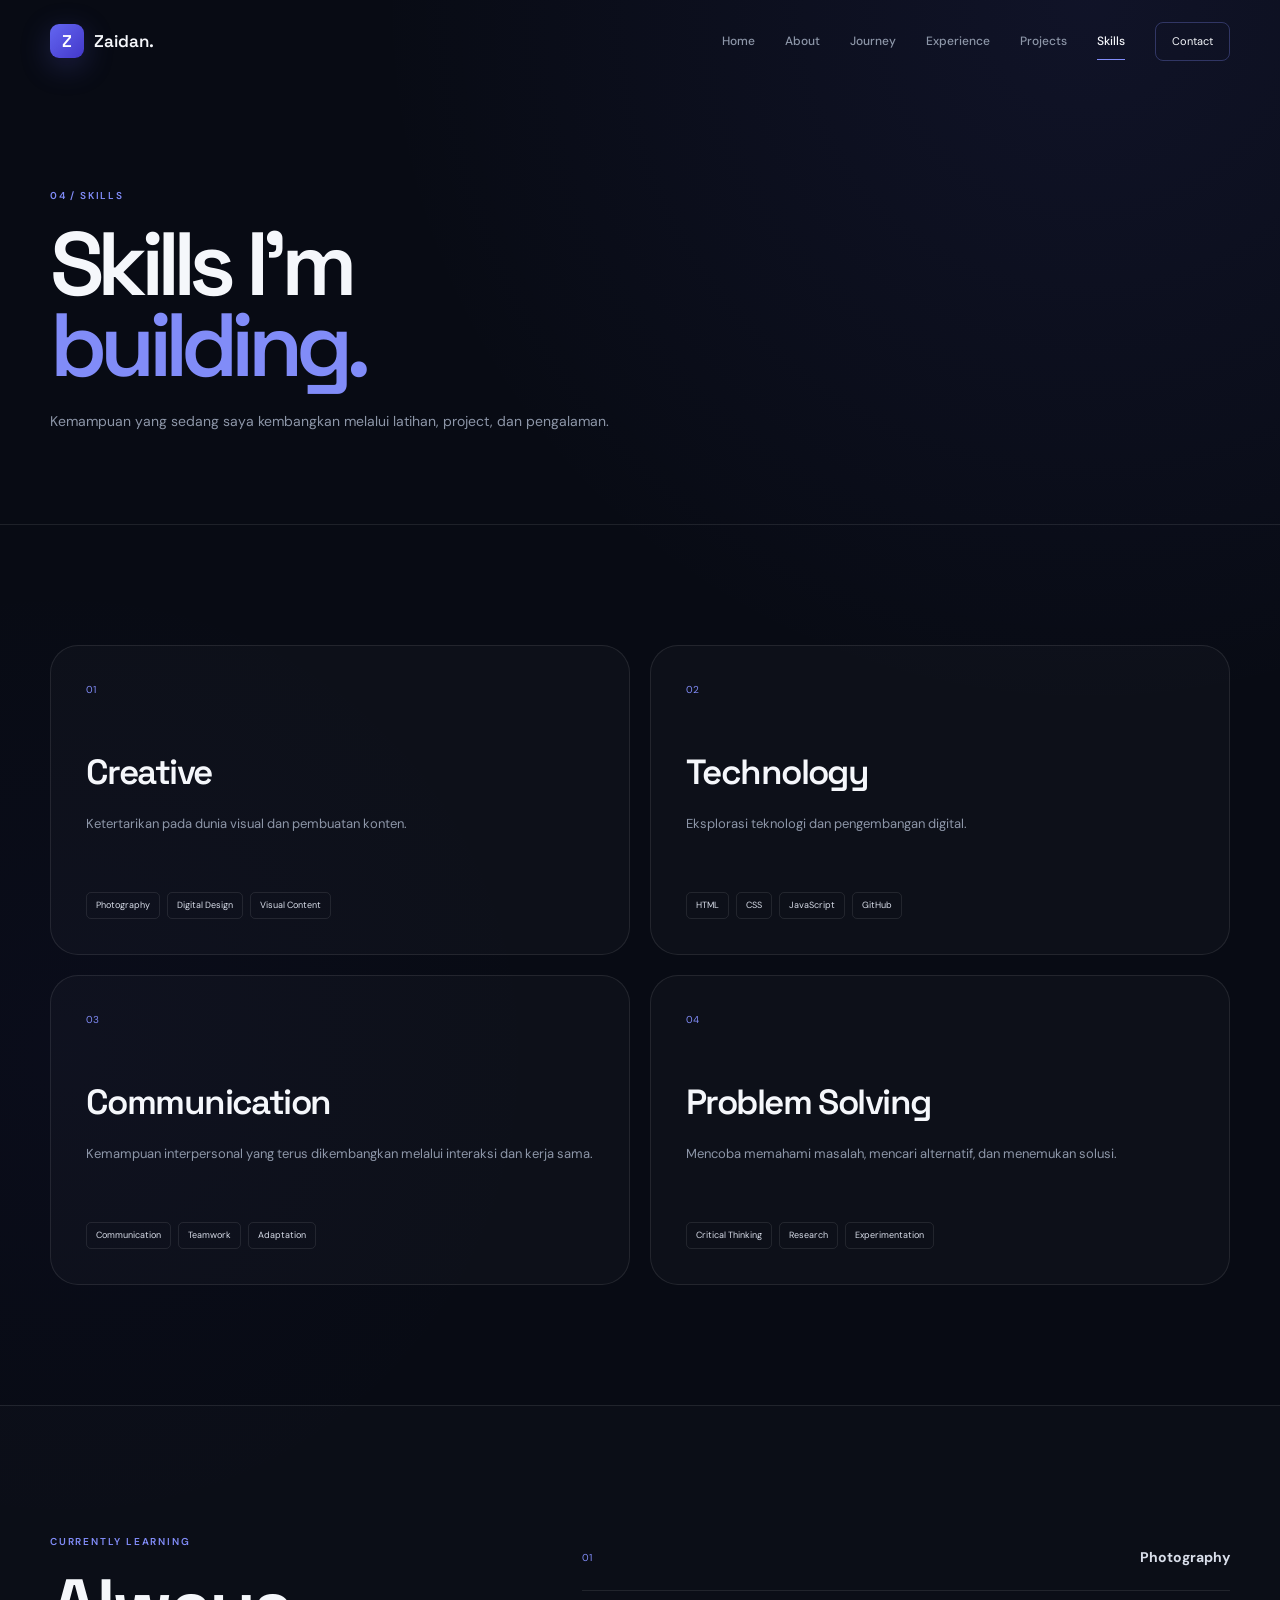
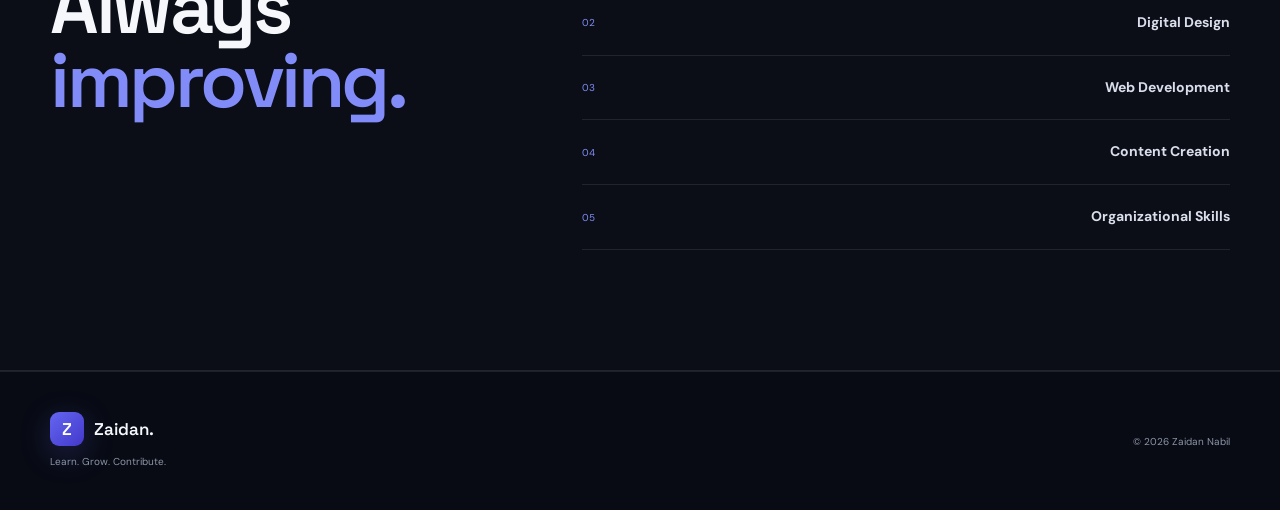
<file: skills.html>
<!DOCTYPE html>
<html lang="id">

<head>

    <meta charset="UTF-8">

    <meta
        name="viewport"
        content="width=device-width, initial-scale=1.0"
    >

    <title>Skills — Zaidan Nabil</title>

    <link
        href="https://fonts.googleapis.com/css2?family=DM+Sans:wght@400;500;600;700&family=Space+Grotesk:wght@400;500;600;700&display=swap"
        rel="stylesheet"
    >

    <link
        rel="stylesheet"
        href="assets/css/style.css"
    >

</head>


<body>


<header class="navbar scrolled">

    <div class="container nav-wrapper">

        <a href="index.html" class="brand">

            <span class="brand-mark">
                Z
            </span>

            <span>
                Zaidan.
            </span>

        </a>


        <nav class="nav-menu">

            <a href="index.html">
                Home
            </a>

            <a href="about.html">
                About
            </a>

            <a href="journey.html">
                Journey
            </a>

            <a href="experience.html">
                Experience
            </a>

            <a href="projects.html">
                Projects
            </a>

            <a
                href="skills.html"
                class="active"
            >
                Skills
            </a>

        </nav>


        <a
            href="contact.html"
            class="nav-cta"
        >
            Contact
        </a>

    </div>

</header>



<main>


<section class="page-header">

    <div class="container">

        <span class="section-label">
            04 / SKILLS
        </span>

        <h1>
            Skills I'm
            <span>building.</span>
        </h1>

        <p>
            Kemampuan yang sedang saya kembangkan
            melalui latihan, project, dan pengalaman.
        </p>

    </div>

</section>



<section class="section">

    <div class="container skills-page-grid">


        <article class="skill-large-card">

            <span>
                01
            </span>

            <h2>
                Creative
            </h2>

            <p>
                Ketertarikan pada dunia visual
                dan pembuatan konten.
            </p>

            <div class="skill-tags">

                <span>
                    Photography
                </span>

                <span>
                    Digital Design
                </span>

                <span>
                    Visual Content
                </span>

            </div>

        </article>



        <article class="skill-large-card">

            <span>
                02
            </span>

            <h2>
                Technology
            </h2>

            <p>
                Eksplorasi teknologi dan
                pengembangan digital.
            </p>

            <div class="skill-tags">

                <span>
                    HTML
                </span>

                <span>
                    CSS
                </span>

                <span>
                    JavaScript
                </span>

                <span>
                    GitHub
                </span>

            </div>

        </article>



        <article class="skill-large-card">

            <span>
                03
            </span>

            <h2>
                Communication
            </h2>

            <p>
                Kemampuan interpersonal yang
                terus dikembangkan melalui
                interaksi dan kerja sama.
            </p>

            <div class="skill-tags">

                <span>
                    Communication
                </span>

                <span>
                    Teamwork
                </span>

                <span>
                    Adaptation
                </span>

            </div>

        </article>



        <article class="skill-large-card">

            <span>
                04
            </span>

            <h2>
                Problem Solving
            </h2>

            <p>
                Mencoba memahami masalah,
                mencari alternatif, dan
                menemukan solusi.
            </p>

            <div class="skill-tags">

                <span>
                    Critical Thinking
                </span>

                <span>
                    Research
                </span>

                <span>
                    Experimentation
                </span>

            </div>

        </article>


    </div>

</section>



<section class="section dark-section">

    <div class="container learning-section">

        <div>

            <span class="section-label">
                CURRENTLY LEARNING
            </span>

            <h2>
                Always
                <span>improving.</span>
            </h2>

        </div>


        <div class="learning-list">

            <div>
                <span>01</span>
                <strong>Photography</strong>
            </div>

            <div>
                <span>02</span>
                <strong>Digital Design</strong>
            </div>

            <div>
                <span>03</span>
                <strong>Web Development</strong>
            </div>

            <div>
                <span>04</span>
                <strong>Content Creation</strong>
            </div>

            <div>
                <span>05</span>
                <strong>Organizational Skills</strong>
            </div>

        </div>

    </div>

</section>


</main>



<footer>

    <div class="container footer-wrapper">

        <div>

            <a href="index.html" class="brand">

                <span class="brand-mark">
                    Z
                </span>

                <span>
                    Zaidan.
                </span>

            </a>

            <p class="footer-tagline">
                Learn. Grow. Contribute.
            </p>

        </div>


        <div class="footer-copy">
            © 2026 Zaidan Nabil
        </div>

    </div>

</footer>


<script src="assets/js/main.js"></script>

</body>

</html>
</file>
<file: assets/css/style.css>
/* =========================================================
   ZAIDAN NABIL — ORGANIZATION PORTFOLIO
   GLOBAL STYLESHEET
   Version: Professional Portfolio
   ========================================================= */


/* =========================================================
   01. ROOT VARIABLES
   ========================================================= */

:root {
    --bg: #080b14;
    --bg-soft: #0b0f1a;
    --bg-card: #101522;
    --bg-card-2: #0d111d;

    --white: #f5f7fb;
    --text: #d9deea;
    --muted: #8d96a8;
    --muted-light: #aeb6c7;

    --primary: #6366f1;
    --primary-light: #818cf8;
    --primary-dark: #4338ca;

    --success: #4ade80;

    --border: rgba(255, 255, 255, 0.09);
    --border-light: rgba(255, 255, 255, 0.14);
    --border-primary: rgba(129, 140, 248, 0.35);

    --heading: "Space Grotesk", sans-serif;
    --body: "DM Sans", sans-serif;

    --container: 1180px;

    --radius-sm: 8px;
    --radius-md: 14px;
    --radius-lg: 20px;
    --radius-xl: 28px;

    --transition: 0.3s ease;
}


/* =========================================================
   02. RESET
   ========================================================= */

* {
    margin: 0;
    padding: 0;
    box-sizing: border-box;
}

html {
    scroll-behavior: smooth;
}

body {
    min-height: 100vh;

    overflow-x: hidden;

    background:
        radial-gradient(
            circle at 85% 0%,
            rgba(99, 102, 241, 0.09),
            transparent 30%
        ),
        radial-gradient(
            circle at 5% 50%,
            rgba(67, 56, 202, 0.035),
            transparent 30%
        ),
        var(--bg);

    color: var(--text);

    font-family: var(--body);

    line-height: 1.7;
}

::selection {
    background: var(--primary);
    color: #ffffff;
}

img {
    display: block;
    max-width: 100%;
}

a {
    color: inherit;
    text-decoration: none;
}

button,
input,
textarea,
select {
    font: inherit;
}

button {
    border: 0;
}

ul,
ol {
    list-style: none;
}


/* =========================================================
   03. GLOBAL
   ========================================================= */

.container {
    width: min(
        calc(100% - 40px),
        var(--container)
    );

    margin-inline: auto;
}

section {
    position: relative;
}

h1,
h2,
h3,
h4,
h5,
h6 {
    font-family: var(--heading);

    color: var(--white);

    font-weight: 600;

    letter-spacing: -0.045em;
}

p {
    color: var(--muted);
}

.section {
    padding: 120px 0;
}

.dark-section {
    background:
        rgba(255, 255, 255, 0.012);

    border-top: 1px solid var(--border);
    border-bottom: 1px solid var(--border);
}

.section-label {
    display: inline-block;

    margin-bottom: 20px;

    color: var(--primary-light);

    font-size: 10px;

    font-weight: 600;

    letter-spacing: 0.18em;

    text-transform: uppercase;
}


/* =========================================================
   04. NAVBAR
   ========================================================= */

.navbar {
    position: fixed;

    top: 0;
    left: 0;

    width: 100%;

    z-index: 9999;

    padding: 22px 0;

    border-bottom: 1px solid transparent;

    transition:
        background var(--transition),
        padding var(--transition),
        border-color var(--transition),
        backdrop-filter var(--transition);
}

.navbar.scrolled {
    padding: 14px 0;

    background:
        rgba(8, 11, 20, 0.84);

    border-color: var(--border);

    backdrop-filter: blur(20px);
}

.nav-wrapper {
    display: flex;

    align-items: center;

    justify-content: space-between;

    gap: 30px;
}


/* BRAND */

.brand {
    display: flex;

    align-items: center;

    gap: 10px;

    color: var(--white);

    font-family: var(--heading);

    font-size: 17px;

    font-weight: 600;

    white-space: nowrap;
}

.brand-mark {
    display: flex;

    align-items: center;
    justify-content: center;

    width: 34px;
    height: 34px;

    border-radius: 9px;

    color: #ffffff;

    background:
        linear-gradient(
            135deg,
            var(--primary),
            var(--primary-dark)
        );

    box-shadow:
        0 8px 30px
        rgba(99, 102, 241, 0.25);
}


/* NAV MENU */

.nav-menu {
    display: flex;

    align-items: center;

    gap: 30px;

    margin-left: auto;
}

.nav-menu a {
    position: relative;

    color: var(--muted);

    font-size: 12px;

    font-weight: 500;

    transition: color var(--transition);
}

.nav-menu a::after {
    content: "";

    position: absolute;

    left: 0;
    bottom: -8px;

    width: 0;
    height: 1px;

    background: var(--primary-light);

    transition: width var(--transition);
}

.nav-menu a:hover,
.nav-menu a.active {
    color: var(--white);
}

.nav-menu a:hover::after,
.nav-menu a.active::after {
    width: 100%;
}


/* NAV CTA */

.nav-cta {
    display: inline-flex;

    align-items: center;

    justify-content: center;

    padding: 9px 16px;

    border: 1px solid
        rgba(129, 140, 248, 0.3);

    border-radius: 8px;

    color: var(--white);

    font-size: 11px;

    transition: var(--transition);
}

.nav-cta:hover {
    background:
        rgba(99, 102, 241, 0.1);

    border-color:
        var(--primary-light);
}


/* MOBILE MENU BUTTON */

.mobile-menu {
    display: none;

    width: 40px;
    height: 40px;

    align-items: center;

    justify-content: center;

    flex-direction: column;

    gap: 5px;

    background: transparent;

    border: 1px solid var(--border);

    border-radius: 9px;

    cursor: pointer;
}

.mobile-menu span {
    display: block;

    width: 18px;
    height: 1px;

    background: var(--white);

    transition: var(--transition);
}


/* =========================================================
   05. HERO — HOME
   ========================================================= */

.hero {
    min-height: 100vh;

    display: flex;

    align-items: center;

    padding: 150px 0 100px;

    overflow: hidden;
}

.hero::before {
    content: "";

    position: absolute;

    width: 650px;
    height: 650px;

    right: -220px;
    top: 50px;

    border-radius: 50%;

    background:
        radial-gradient(
            circle,
            rgba(99, 102, 241, 0.12),
            transparent 70%
        );

    pointer-events: none;
}

.hero-grid {
    display: grid;

    grid-template-columns:
        1.1fr 0.9fr;

    align-items: center;

    gap: 80px;
}


/* HERO CONTENT */

.hero-content {
    max-width: 720px;
}

.eyebrow {
    display: inline-flex;

    align-items: center;

    gap: 9px;

    padding: 7px 12px;

    margin-bottom: 25px;

    border: 1px solid var(--border);

    border-radius: 100px;

    color: var(--muted);

    font-size: 9px;

    font-weight: 600;

    letter-spacing: 0.15em;

    text-transform: uppercase;
}

.status-dot {
    width: 6px;
    height: 6px;

    border-radius: 50%;

    background: var(--success);

    box-shadow:
        0 0 12px
        rgba(74, 222, 128, 0.7);
}

.hero-kicker {
    margin-bottom: 10px;

    color: var(--muted);

    font-size: 12px;

    letter-spacing: 0.2em;

    font-weight: 600;
}

.hero h1 {
    font-size:
        clamp(4rem, 8vw, 7.5rem);

    line-height: 0.88;

    letter-spacing: -0.075em;
}

.hero h1 span {
    display: block;

    color: var(--primary-light);
}

.hero-description {
    max-width: 600px;

    margin-top: 32px;

    color: var(--muted);

    font-size: 15px;
}

.hero-actions {
    display: flex;

    align-items: center;

    flex-wrap: wrap;

    gap: 12px;

    margin-top: 35px;
}


/* =========================================================
   06. BUTTONS
   ========================================================= */

.btn {
    display: inline-flex;

    align-items: center;

    justify-content: center;

    min-height: 45px;

    padding: 0 19px;

    border-radius: 9px;

    font-size: 11px;

    font-weight: 600;

    cursor: pointer;

    transition: var(--transition);
}

.btn:hover {
    transform: translateY(-3px);
}

.btn-primary {
    color: #ffffff;

    background:
        linear-gradient(
            135deg,
            var(--primary),
            var(--primary-dark)
        );

    box-shadow:
        0 12px 35px
        rgba(79, 70, 229, 0.2);
}

.btn-primary:hover {
    box-shadow:
        0 16px 45px
        rgba(79, 70, 229, 0.35);
}

.btn-outline {
    color: var(--text);

    background: transparent;

    border: 1px solid
        var(--border-primary);
}

.btn-outline:hover {
    background:
        rgba(99, 102, 241, 0.08);
}


/* =========================================================
   07. SOCIAL
   ========================================================= */

.hero-social {
    display: flex;

    align-items: center;

    flex-wrap: wrap;

    gap: 15px;

    margin-top: 35px;

    color: var(--muted);

    font-size: 11px;
}

.hero-social a {
    transition: var(--transition);
}

.hero-social a:hover {
    color: var(--primary-light);
}


/* =========================================================
   08. HERO VISUAL
   ========================================================= */

.hero-visual {
    position: relative;

    min-height: 550px;

    display: flex;

    align-items: center;

    justify-content: center;
}

.hero-circle {
    position: absolute;

    width: 430px;
    height: 430px;

    border: 1px solid
        rgba(129, 140, 248, 0.12);

    border-radius: 50%;
}

.hero-circle::before {
    content: "";

    position: absolute;

    inset: 38px;

    border: 1px solid
        rgba(129, 140, 248, 0.08);

    border-radius: 50%;
}

.profile-card {
    position: relative;

    width: 320px;

    overflow: hidden;

    border: 1px solid var(--border);

    border-radius: 24px;

    background: var(--bg-card);

    transform: rotate(3deg);

    box-shadow:
        0 40px 100px
        rgba(0, 0, 0, 0.45);

    transition: transform 0.5s ease;
}

.profile-card:hover {
    transform:
        rotate(0deg)
        translateY(-8px);
}

.profile-card img {
    width: 100%;

    aspect-ratio: 4 / 5;

    object-fit: cover;
}

.floating-card {
    position: absolute;

    display: flex;

    flex-direction: column;

    padding: 13px 15px;

    border: 1px solid var(--border);

    border-radius: 10px;

    background:
        rgba(13, 17, 29, 0.88);

    backdrop-filter: blur(15px);

    box-shadow:
        0 20px 50px
        rgba(0, 0, 0, 0.3);
}

.floating-card span {
    color: var(--muted);

    font-size: 8px;

    letter-spacing: 0.13em;
}

.floating-card strong {
    color: var(--white);

    font-size: 10px;
}

.card-top {
    top: 95px;

    right: 0;
}

.card-bottom {
    bottom: 90px;

    left: 0;
}


/* =========================================================
   09. HOME — JOURNEY PREVIEW
   ========================================================= */

.home-journey {
    overflow: hidden;
}

.home-journey-header {
    display: flex;

    align-items: flex-end;

    justify-content: space-between;

    gap: 30px;

    margin-bottom: 65px;
}

.home-journey-header h2 {
    margin: 0;

    color: var(--white);

    font-family: var(--heading);

    font-size:
        clamp(3rem, 6vw, 5rem);

    line-height: 0.95;

    letter-spacing: -0.065em;
}

.home-journey-header h2 span {
    color: var(--primary-light);
}


/* VIEW JOURNEY LINK */

.journey-link {
    display: inline-flex;

    align-items: center;

    gap: 8px;

    padding-bottom: 5px;

    border-bottom: 1px solid
        rgba(129, 140, 248, 0.3);

    color: var(--text);

    font-size: 11px;

    white-space: nowrap;

    transition: var(--transition);
}

.journey-link span {
    color: var(--primary-light);

    font-size: 15px;

    transition: transform var(--transition);
}

.journey-link:hover {
    color: var(--primary-light);

    border-color: var(--primary-light);
}

.journey-link:hover span {
    transform:
        translate(3px, -3px);
}


/* TIMELINE */

.home-journey-timeline {
    position: relative;

    max-width: 950px;
}


/* LINE */

.home-journey-timeline::before {
    content: "";

    position: absolute;

    top: 25px;
    bottom: 25px;

    left: 27px;

    width: 1px;

    background:
        linear-gradient(
            to bottom,
            transparent,
            rgba(129, 140, 248, 0.35) 10%,
            rgba(129, 140, 248, 0.35) 90%,
            transparent
        );
}


/* ITEM */

.home-journey-item {
    position: relative;

    display: grid;

    grid-template-columns:
        55px 1fr;

    gap: 30px;

    padding-bottom: 35px;
}

.home-journey-item:last-child {
    padding-bottom: 0;
}


/* ICON */

.home-journey-marker {
    position: relative;

    z-index: 2;
}

.home-journey-icon {
    width: 55px;
    height: 55px;

    display: flex;

    align-items: center;

    justify-content: center;

    border: 1px solid
        rgba(129, 140, 248, 0.28);

    border-radius: 16px;

    background:
        linear-gradient(
            145deg,
            #111629,
            #0b0f1a
        );

    color: var(--primary-light);

    box-shadow:
        0 12px 30px
        rgba(0, 0, 0, 0.25);

    transition: var(--transition);
}

.home-journey-icon svg {
    width: 21px;
    height: 21px;
}

.home-journey-item:hover
.home-journey-icon {
    transform:
        translateY(-3px);

    border-color:
        rgba(129, 140, 248, 0.7);

    box-shadow:
        0 0 30px
        rgba(99, 102, 241, 0.18);
}


/* CONTENT */

.home-journey-content {
    padding: 4px 0 20px;

    border-bottom: 1px solid var(--border);

    transition: var(--transition);
}

.home-journey-item:last-child
.home-journey-content {
    border-bottom: 0;
}

.home-journey-stage {
    display: block;

    margin-bottom: 5px;

    color: var(--primary-light);

    font-size: 9px;

    font-weight: 600;

    letter-spacing: 0.18em;
}

.home-journey-content h3 {
    margin: 0 0 6px;

    color: var(--white);

    font-family: var(--heading);

    font-size: 25px;

    letter-spacing: -0.035em;
}

.home-journey-content p {
    max-width: 650px;

    margin: 0;

    color: var(--muted);

    font-size: 13px;
}


/* CURRENT */

.home-journey-current {
    display: flex;

    align-items: center;

    gap: 10px;
}

.home-current-badge {
    padding: 3px 7px;

    border: 1px solid
        rgba(74, 222, 128, 0.25);

    border-radius: 5px;

    color: #86efac;

    background:
        rgba(74, 222, 128, 0.04);

    font-size: 7px;

    font-weight: 600;

    letter-spacing: 0.12em;
}

.home-journey-item.current
.home-journey-icon {
    border-color:
        rgba(129, 140, 248, 0.7);

    color: #ffffff;

    background:
        linear-gradient(
            145deg,
            var(--primary),
            var(--primary-dark)
        );

    box-shadow:
        0 0 35px
        rgba(99, 102, 241, 0.25);
}

.home-journey-item:hover
.home-journey-content {
    transform:
        translateX(5px);
}


/* =========================================================
   10. PAGE HEADER
   ========================================================= */

.page-header {
    padding: 180px 0 90px;

    border-bottom: 1px solid var(--border);
}

.page-header h1 {
    max-width: 900px;

    font-size:
        clamp(3.5rem, 7vw, 6.5rem);

    line-height: 0.9;

    letter-spacing: -0.075em;
}

.page-header h1 span {
    display: block;

    color: var(--primary-light);
}

.page-header p {
    max-width: 600px;

    margin-top: 25px;

    font-size: 14px;
}


/* =========================================================
   11. ABOUT
   ========================================================= */

.about-main {
    display: grid;

    grid-template-columns:
        0.8fr 1.2fr;

    align-items: center;

    gap: 90px;
}

.about-photo {
    overflow: hidden;

    border: 1px solid var(--border);

    border-radius: var(--radius-xl);

    background: var(--bg-card);
}

.about-photo img {
    width: 100%;

    aspect-ratio: 4 / 5;

    object-fit: cover;

    transition:
        transform 0.6s ease;
}

.about-photo:hover img {
    transform: scale(1.03);
}

.about-copy h2 {
    margin-bottom: 28px;

    font-size:
        clamp(2.8rem, 5vw, 4.7rem);

    line-height: 0.96;
}

.about-copy h2 span {
    color: var(--primary-light);
}

.about-copy p {
    max-width: 700px;

    margin-bottom: 18px;

    font-size: 14px;
}


/* =========================================================
   12. VALUES
   ========================================================= */

.values-grid {
    display: grid;

    grid-template-columns:
        repeat(4, 1fr);

    gap: 16px;
}

.value-card {
    min-height: 270px;

    padding: 30px;

    border: 1px solid var(--border);

    border-radius: var(--radius-lg);

    background: var(--card, rgba(255,255,255,0.025));

    transition: var(--transition);
}

.value-card:hover {
    transform:
        translateY(-6px);

    border-color:
        var(--border-primary);
}

.value-card > span {
    color: var(--primary-light);

    font-size: 10px;
}

.value-card h3 {
    margin-top: 65px;

    margin-bottom: 10px;

    font-size: 21px;
}

.value-card p {
    font-size: 12px;
}


/* =========================================================
   13. JOURNEY FULL PAGE
   ========================================================= */

.journey-intro {
    max-width: 750px;

    margin-bottom: 90px;
}

.journey-intro h2 {
    font-size:
        clamp(2.8rem, 5vw, 4.8rem);

    line-height: 0.96;
}

.journey-intro h2 span {
    color: var(--primary-light);
}

.journey-intro p {
    margin-top: 22px;

    font-size: 14px;
}

.journey-timeline {
    position: relative;

    max-width: 1050px;

    margin: 0 auto;
}

.journey-item {
    position: relative;

    display: grid;

    grid-template-columns:
        90px 32px 1fr;

    gap: 30px;

    padding-bottom: 80px;
}

.journey-item:last-child {
    padding-bottom: 0;
}

.journey-year {
    padding-top: 2px;

    color: var(--primary-light);

    font-family: var(--heading);

    font-size: 13px;

    font-weight: 600;
}

.journey-line {
    position: relative;

    min-height: 100%;
}

.journey-line::before {
    content: "";

    position: absolute;

    top: 4px;
    left: 5px;

    width: 10px;
    height: 10px;

    border: 2px solid var(--primary-light);

    border-radius: 50%;

    background: var(--bg);

    z-index: 2;
}

.journey-line::after {
    content: "";

    position: absolute;

    top: 18px;
    left: 10px;

    width: 1px;

    height:
        calc(100% + 80px);

    background:
        linear-gradient(
            to bottom,
            rgba(129,140,248,.4),
            var(--border)
        );
}

.journey-item:last-child
.journey-line::after {
    display: none;
}

.journey-item.current
.journey-line::before {
    background: var(--primary);

    box-shadow:
        0 0 20px
        rgba(99,102,241,.7);
}

.journey-period {
    display: block;

    margin-bottom: 8px;

    color: var(--muted);

    font-size: 9px;

    font-weight: 600;

    letter-spacing: 0.16em;
}

.journey-content h3 {
    margin-bottom: 10px;

    font-size: 28px;
}

.journey-content p {
    max-width: 720px;

    font-size: 13px;
}


/* =========================================================
   14. JOURNEY TAGS
   ========================================================= */

.journey-tags,
.tags,
.skill-tags {
    display: flex;

    flex-wrap: wrap;

    gap: 7px;

    margin-top: 20px;
}

.journey-tags span,
.tags span,
.skill-tags span {
    padding: 5px 9px;

    border: 1px solid var(--border);

    border-radius: 5px;

    color: var(--text);

    font-size: 9px;

    transition: var(--transition);
}

.journey-tags span:hover,
.tags span:hover,
.skill-tags span:hover {
    background:
        rgba(99, 102, 241, 0.07);

    border-color:
        var(--border-primary);
}


/* =========================================================
   15. FUTURE
   ========================================================= */

.future-block {
    max-width: 850px;
}

.future-block h2 {
    font-size:
        clamp(2.8rem, 6vw, 5rem);

    line-height: 0.96;
}

.future-block h2 span {
    color: var(--primary-light);
}

.future-block p {
    max-width: 700px;

    margin-top: 20px;
}

.future-points {
    display: flex;

    flex-wrap: wrap;

    gap: 9px;

    margin-top: 30px;
}

.future-points span {
    padding: 8px 13px;

    border: 1px solid var(--border);

    border-radius: 100px;

    font-size: 10px;
}


/* =========================================================
   16. EXPERIENCE
   ========================================================= */

.empty-state {
    max-width: 900px;

    padding: 70px;

    border: 1px dashed
        rgba(129, 140, 248, 0.3);

    border-radius: var(--radius-xl);

    background:
        rgba(99, 102, 241, 0.015);
}

.empty-number {
    color:
        rgba(129, 140, 248, 0.15);

    font-family: var(--heading);

    font-size: 90px;

    line-height: 1;
}

.empty-state h2 {
    margin: 20px 0;

    font-size:
        clamp(2.8rem, 5vw, 4.7rem);

    line-height: 0.96;
}

.empty-state h2 span {
    color: var(--primary-light);
}

.empty-state p {
    max-width: 700px;

    font-size: 14px;
}

.experience-types {
    display: grid;

    grid-template-columns:
        repeat(4, 1fr);

    gap: 16px;

    margin-top: 70px;
}

.experience-types > div {
    min-height: 200px;

    padding: 25px;

    border: 1px solid var(--border);

    border-radius: var(--radius-lg);

    background:
        rgba(255,255,255,0.015);

    transition: var(--transition);
}

.experience-types > div:hover {
    transform: translateY(-5px);

    border-color:
        var(--border-primary);
}

.experience-types span {
    color: var(--primary-light);

    font-size: 10px;
}

.experience-types strong {
    display: block;

    margin: 30px 0 8px;

    font-size: 17px;
}

.experience-types p {
    font-size: 12px;
}


/* =========================================================
   17. PROJECTS
   ========================================================= */

.projects-grid {
    display: grid;

    grid-template-columns:
        repeat(2, 1fr);

    gap: 20px;
}

.project-card {
    overflow: hidden;

    border: 1px solid var(--border);

    border-radius: var(--radius-xl);

    background:
        rgba(255,255,255,0.025);

    transition: var(--transition);
}

.project-card:hover {
    transform:
        translateY(-7px);

    border-color:
        var(--border-primary);
}

.project-visual {
    position: relative;

    height: 280px;

    display: flex;

    align-items: center;

    justify-content: center;

    overflow: hidden;
}

.project-visual::after {
    content: "";

    position: absolute;

    inset: 0;

    background:
        radial-gradient(
            circle,
            rgba(255,255,255,0.12),
            transparent 55%
        );
}

.project-visual span {
    position: absolute;

    top: 20px;
    left: 20px;

    z-index: 2;

    font-size: 9px;

    opacity: 0.7;
}

.project-visual strong {
    position: relative;

    z-index: 2;

    font-family: var(--heading);

    font-size: 50px;

    letter-spacing: -0.06em;
}

.project-blue {
    background:
        linear-gradient(
            135deg,
            #172554,
            #3730a3
        );
}

.project-purple {
    background:
        linear-gradient(
            135deg,
            #2e1065,
            #6d28d9
        );
}

.project-green {
    background:
        linear-gradient(
            135deg,
            #052e16,
            #15803d
        );
}

.project-orange {
    background:
        linear-gradient(
            135deg,
            #431407,
            #c2410c
        );
}

.project-body {
    padding: 28px;
}

.project-body small {
    color: var(--primary-light);

    font-size: 9px;

    letter-spacing: 0.15em;
}

.project-body h3 {
    margin: 8px 0;

    font-size: 25px;
}

.project-body p {
    font-size: 13px;
}


/* =========================================================
   18. SKILLS
   ========================================================= */

.skills-page-grid {
    display: grid;

    grid-template-columns:
        repeat(2, 1fr);

    gap: 20px;
}

.skill-large-card {
    min-height: 310px;

    display: flex;

    flex-direction: column;

    padding: 35px;

    border: 1px solid var(--border);

    border-radius: var(--radius-xl);

    background:
        rgba(255,255,255,0.025);

    transition: var(--transition);
}

.skill-large-card:hover {
    transform:
        translateY(-6px);

    border-color:
        var(--border-primary);
}

.skill-large-card > span {
    color: var(--primary-light);

    font-size: 10px;
}

.skill-large-card h2 {
    margin-top: 45px;

    margin-bottom: 10px;

    font-size: 35px;
}

.skill-large-card p {
    font-size: 13px;
}

.skill-tags {
    margin-top: auto;

    padding-top: 30px;
}


/* =========================================================
   19. LEARNING
   ========================================================= */

.learning-section {
    display: grid;

    grid-template-columns:
        0.8fr 1.2fr;

    gap: 100px;
}

.learning-section h2 {
    font-size:
        clamp(2.8rem, 6vw, 5rem);

    line-height: 0.96;
}

.learning-section h2 span {
    color: var(--primary-light);
}

.learning-list > div {
    display: flex;

    align-items: center;

    justify-content: space-between;

    padding: 20px 0;

    border-bottom: 1px solid var(--border);
}

.learning-list span {
    color: var(--primary-light);

    font-size: 10px;
}

.learning-list strong {
    font-size: 14px;
}


/* =========================================================
   20. CONTACT
   ========================================================= */

.contact-layout {
    display: grid;

    grid-template-columns:
        1.2fr 0.8fr;

    gap: 100px;
}

.contact-copy h2 {
    font-size:
        clamp(2.8rem, 6vw, 5.5rem);

    line-height: 0.94;
}

.contact-copy h2 span {
    display: block;

    color: var(--primary-light);
}

.contact-copy p {
    max-width: 600px;

    margin-top: 25px;

    font-size: 14px;
}

.contact-list {
    border-top: 1px solid var(--border);
}

.contact-list a {
    display: flex;

    align-items: center;

    justify-content: space-between;

    padding: 24px 0;

    border-bottom: 1px solid var(--border);

    transition: var(--transition);
}

.contact-list a:hover {
    padding-left: 8px;

    color: var(--primary-light);
}

.contact-list span {
    font-family: var(--heading);

    font-size: 14px;
}

.contact-list strong {
    font-size: 17px;

    font-weight: 400;
}


/* =========================================================
   21. BIG CTA
   ========================================================= */

.big-cta {
    max-width: 850px;

    margin: auto;

    text-align: center;
}

.big-cta h2 {
    font-size:
        clamp(3rem, 6vw, 5.5rem);

    line-height: 0.95;
}

.big-cta h2 span {
    display: block;

    color: var(--primary-light);
}

.big-cta p {
    max-width: 600px;

    margin: 25px auto 30px;

    font-size: 14px;
}


/* =========================================================
   22. FOOTER
   ========================================================= */

footer {
    padding: 40px 0;

    border-top: 1px solid var(--border);
}

.footer-wrapper {
    display: flex;

    align-items: center;

    justify-content: space-between;

    gap: 30px;
}

.footer-tagline {
    margin-top: 7px;

    color: var(--muted);

    font-size: 10px;
}

.footer-copy {
    color: var(--muted);

    font-size: 10px;
}


/* =========================================================
   23. REVEAL ANIMATION
   ========================================================= */

.reveal {
    opacity: 0;

    transform:
        translateY(25px);

    transition:
        opacity 0.7s ease,
        transform 0.7s ease;
}

.reveal.visible {
    opacity: 1;

    transform:
        translateY(0);
}


/* =========================================================
   24. REMOVE SCROLL INDICATOR
   ========================================================= */

.scroll-indicator,
.scroll-more,
.scroll-for-more,
.scroll-info,
.scroll-text {
    display: none !important;
}


/* =========================================================
   25. SCROLLBAR
   ========================================================= */

::-webkit-scrollbar {
    width: 7px;
}

::-webkit-scrollbar-track {
    background: var(--bg);
}

::-webkit-scrollbar-thumb {
    background: #252b3a;

    border-radius: 10px;
}

::-webkit-scrollbar-thumb:hover {
    background: #363e52;
}


/* =========================================================
   26. TABLET
   ========================================================= */

@media (max-width: 1000px) {

    .hero-grid {
        grid-template-columns: 1fr;

        gap: 50px;
    }

    .hero-content {
        max-width: 800px;
    }

    .hero-visual {
        min-height: 450px;
    }

    .hero-circle {
        width: 350px;
        height: 350px;
    }

    .intro-grid {
        grid-template-columns:
            repeat(2, 1fr);
    }

    .values-grid {
        grid-template-columns:
            repeat(2, 1fr);
    }

    .experience-types {
        grid-template-columns:
            repeat(2, 1fr);
    }

    .learning-section {
        grid-template-columns: 1fr;

        gap: 50px;
    }

    .contact-layout {
        gap: 60px;
    }
}


/* =========================================================
   27. MOBILE
   ========================================================= */

@media (max-width: 760px) {

    .container {
        width:
            calc(100% - 30px);
    }


    /* -----------------------------------------------------
       NAVBAR
       ----------------------------------------------------- */

    .navbar {
        padding: 15px 0;
    }

    .navbar.scrolled {
        padding: 12px 0;
    }

    .nav-wrapper {
        min-height: 40px;
    }

    .brand {
        font-size: 14px;
    }

    .brand-mark {
        width: 31px;
        height: 31px;

        font-size: 13px;
    }

    .mobile-menu {
        display: flex;
    }

    .nav-cta {
        display: none;
    }

    .nav-menu {
        position: fixed;

        top: 70px;

        left: 12px;
        right: 12px;

        display: none;

        flex-direction: column;

        gap: 0;

        padding: 8px;

        margin: 0;

        background:
            rgba(8, 11, 20, 0.97);

        border: 1px solid var(--border);

        border-radius: 14px;

        box-shadow:
            0 20px 60px
            rgba(0, 0, 0, 0.45);

        backdrop-filter: blur(20px);

        z-index: 9998;
    }

    .nav-menu.open {
        display: flex;
    }

    .nav-menu a {
        width: 100%;

        padding: 12px 14px;

        border-radius: 8px;

        font-size: 12px;
    }

    .nav-menu a:hover,
    .nav-menu a.active {
        background:
            rgba(99, 102, 241, 0.08);
    }

    .nav-menu a::after {
        display: none;
    }


    /* -----------------------------------------------------
       HERO
       ----------------------------------------------------- */

    .hero {
        min-height: auto;

        padding-top: 130px;

        padding-bottom: 80px;
    }

    .hero h1 {
        font-size:
            clamp(3.5rem, 16vw, 6rem);
    }

    .hero-description {
        font-size: 14px;
    }

    .hero-actions {
        flex-direction: column;

        align-items: stretch;
    }

    .hero-actions .btn {
        width: 100%;
    }

    .hero-visual {
        min-height: 420px;
    }

    .profile-card {
        width: 270px;
    }

    .hero-circle {
        width: 330px;
        height: 330px;
    }


    /* -----------------------------------------------------
       SECTION
       ----------------------------------------------------- */

    .section {
        padding: 85px 0;
    }

    .page-header {
        padding:
            145px 0 75px;
    }

    .page-header h1 {
        font-size:
            clamp(3.2rem, 15vw, 5rem);
    }


    /* -----------------------------------------------------
       HOME JOURNEY
       ----------------------------------------------------- */

    .home-journey-header {
        display: block;

        margin-bottom: 45px;
    }

    .home-journey-header h2 {
        font-size:
            clamp(3rem, 14vw, 4.5rem);
    }

    .journey-link {
        margin-top: 22px;
    }

    .home-journey-timeline::before {
        left: 21px;
    }

    .home-journey-item {
        grid-template-columns:
            43px 1fr;

        gap: 18px;

        padding-bottom: 25px;
    }

    .home-journey-icon {
        width: 43px;
        height: 43px;

        border-radius: 12px;
    }

    .home-journey-icon svg {
        width: 18px;
        height: 18px;
    }

    .home-journey-content {
        padding-top: 2px;
    }

    .home-journey-content h3 {
        font-size: 21px;
    }

    .home-journey-content p {
        font-size: 11px;

        line-height: 1.7;
    }

    .home-journey-item:hover
    .home-journey-content {
        transform: none;
    }


    /* -----------------------------------------------------
       GRIDS
       ----------------------------------------------------- */

    .intro-grid,
    .values-grid,
    .experience-types,
    .projects-grid,
    .skills-page-grid {
        grid-template-columns: 1fr;
    }


    /* -----------------------------------------------------
       ABOUT
       ----------------------------------------------------- */

    .about-main {
        grid-template-columns: 1fr;

        gap: 45px;
    }

    .about-photo {
        max-width: 450px;
    }


    /* -----------------------------------------------------
       JOURNEY FULL PAGE
       ----------------------------------------------------- */

    .journey-intro {
        margin-bottom: 65px;
    }

    .journey-item {
        grid-template-columns:
            55px 22px 1fr;

        gap: 12px;

        padding-bottom: 65px;
    }

    .journey-line::after {
        height:
            calc(100% + 65px);
    }

    .journey-content h3 {
        font-size: 21px;
    }

    .journey-content p {
        font-size: 12px;
    }


    /* -----------------------------------------------------
       EMPTY STATE
       ----------------------------------------------------- */

    .empty-state {
        padding: 40px 25px;
    }

    .empty-number {
        font-size: 65px;
    }


    /* -----------------------------------------------------
       CONTACT
       ----------------------------------------------------- */

    .contact-layout {
        grid-template-columns: 1fr;

        gap: 60px;
    }


    /* -----------------------------------------------------
       FOOTER
       ----------------------------------------------------- */

    .footer-wrapper {
        flex-direction: column;

        align-items: flex-start;
    }
}


/* =========================================================
   28. SMALL MOBILE
   ========================================================= */

@media (max-width: 430px) {

    .container {
        width:
            calc(100% - 24px);
    }


    /* HERO */

    .hero h1 {
        font-size: 3.5rem;
    }

    .hero-visual {
        min-height: 370px;
    }

    .profile-card {
        width: 235px;
    }

    .hero-circle {
        width: 285px;
        height: 285px;
    }

    .floating-card {
        padding: 10px 12px;
    }

    .card-top {
        top: 35px;
    }

    .card-bottom {
        bottom: 30px;
    }


    /* HOME JOURNEY */

    .home-journey-header h2 {
        font-size: 3rem;
    }

    .home-journey-item {
        grid-template-columns:
            40px 1fr;

        gap: 15px;
    }

    .home-journey-timeline::before {
        left: 19px;
    }

    .home-journey-icon {
        width: 40px;
        height: 40px;
    }

    .home-journey-content h3 {
        font-size: 19px;
    }

    .home-journey-content p {
        font-size: 10.5px;
    }


    /* FULL JOURNEY */

    .journey-item {
        grid-template-columns:
            45px 18px 1fr;

        gap: 8px;
    }

    .journey-year {
        font-size: 10px;
    }

    .journey-content h3 {
        font-size: 18px;
    }

    .journey-content p {
        font-size: 11px;
    }


    /* PROJECT */

    .project-visual {
        height: 230px;
    }

    .project-visual strong {
        font-size: 40px;
    }


    /* CONTACT */

    .contact-copy h2 {
        font-size: 3.1rem;
    }
}


/* =========================================================
   29. REDUCED MOTION
   ========================================================= */

@media (prefers-reduced-motion: reduce) {

    *,
    *::before,
    *::after {
        animation-duration: 0.01ms !important;

        animation-iteration-count: 1 !important;

        transition-duration: 0.01ms !important;

        scroll-behavior: auto !important;
    }
}
</file>
